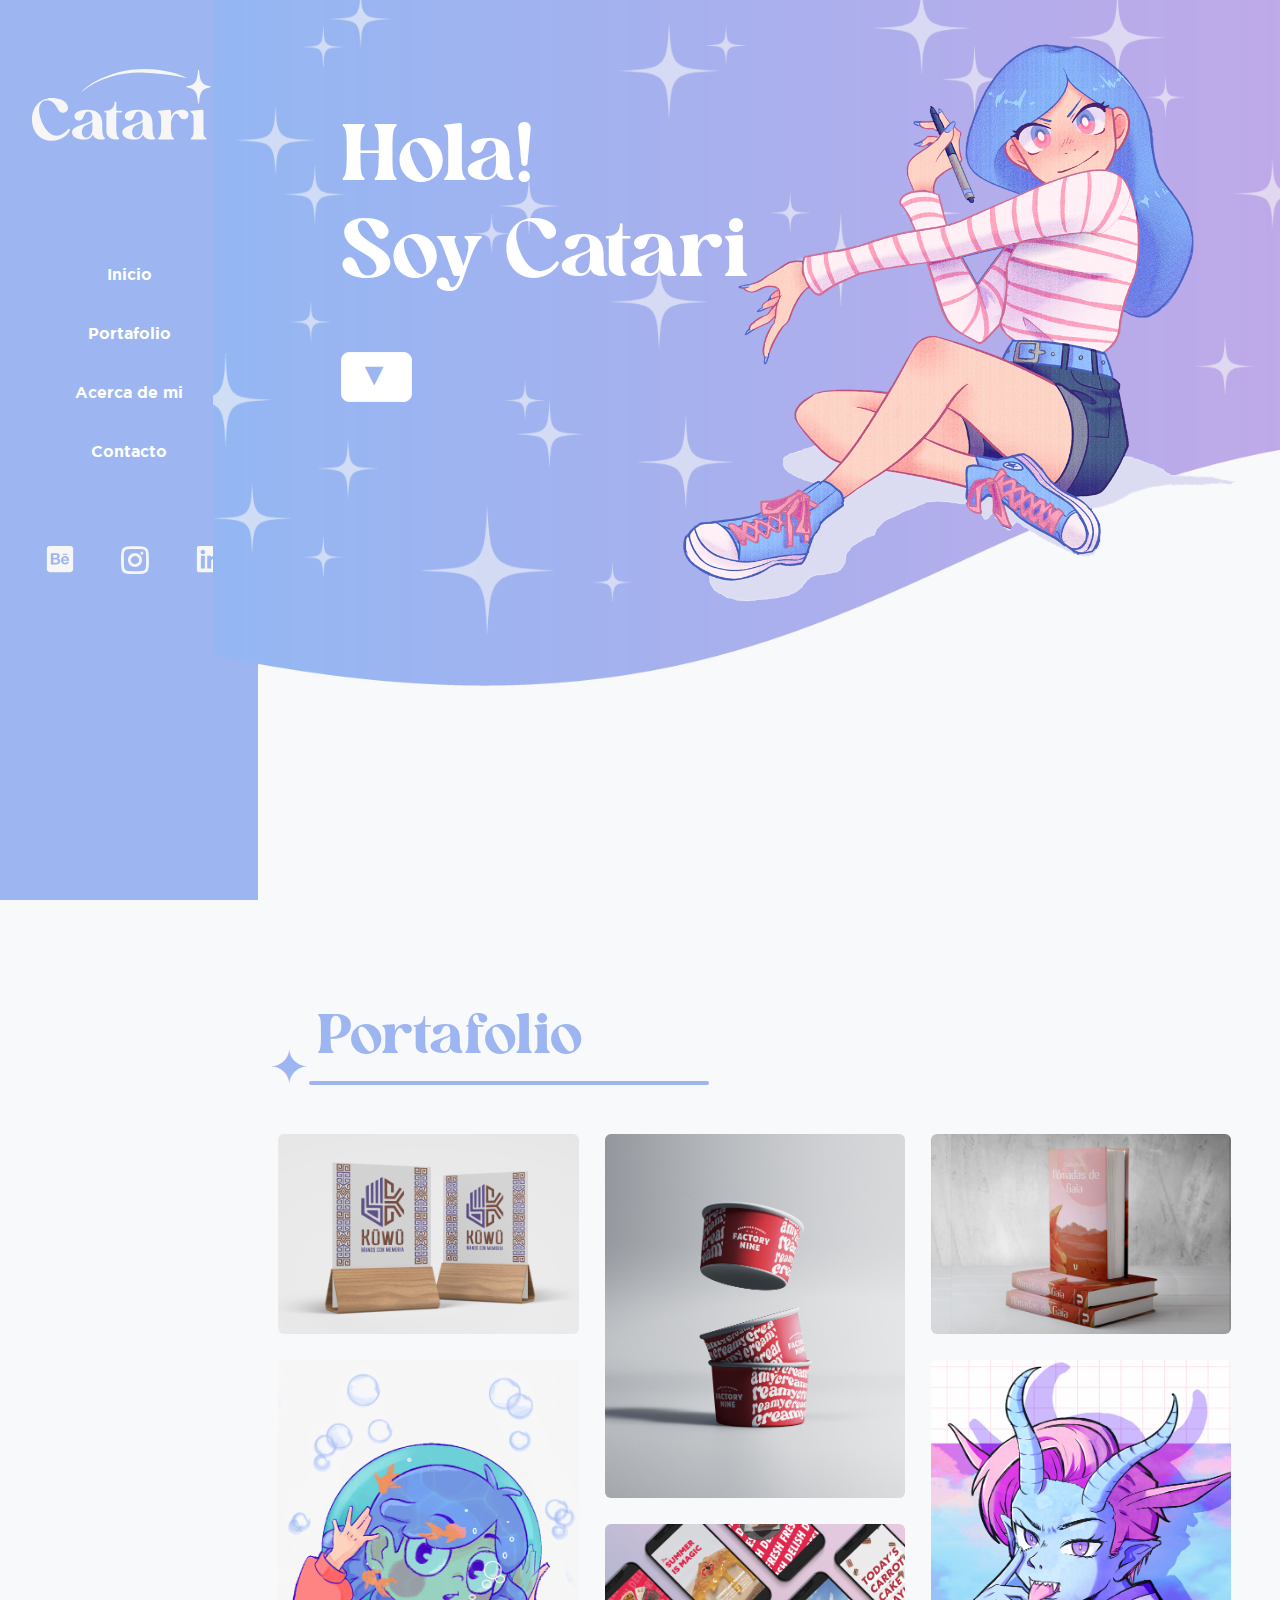
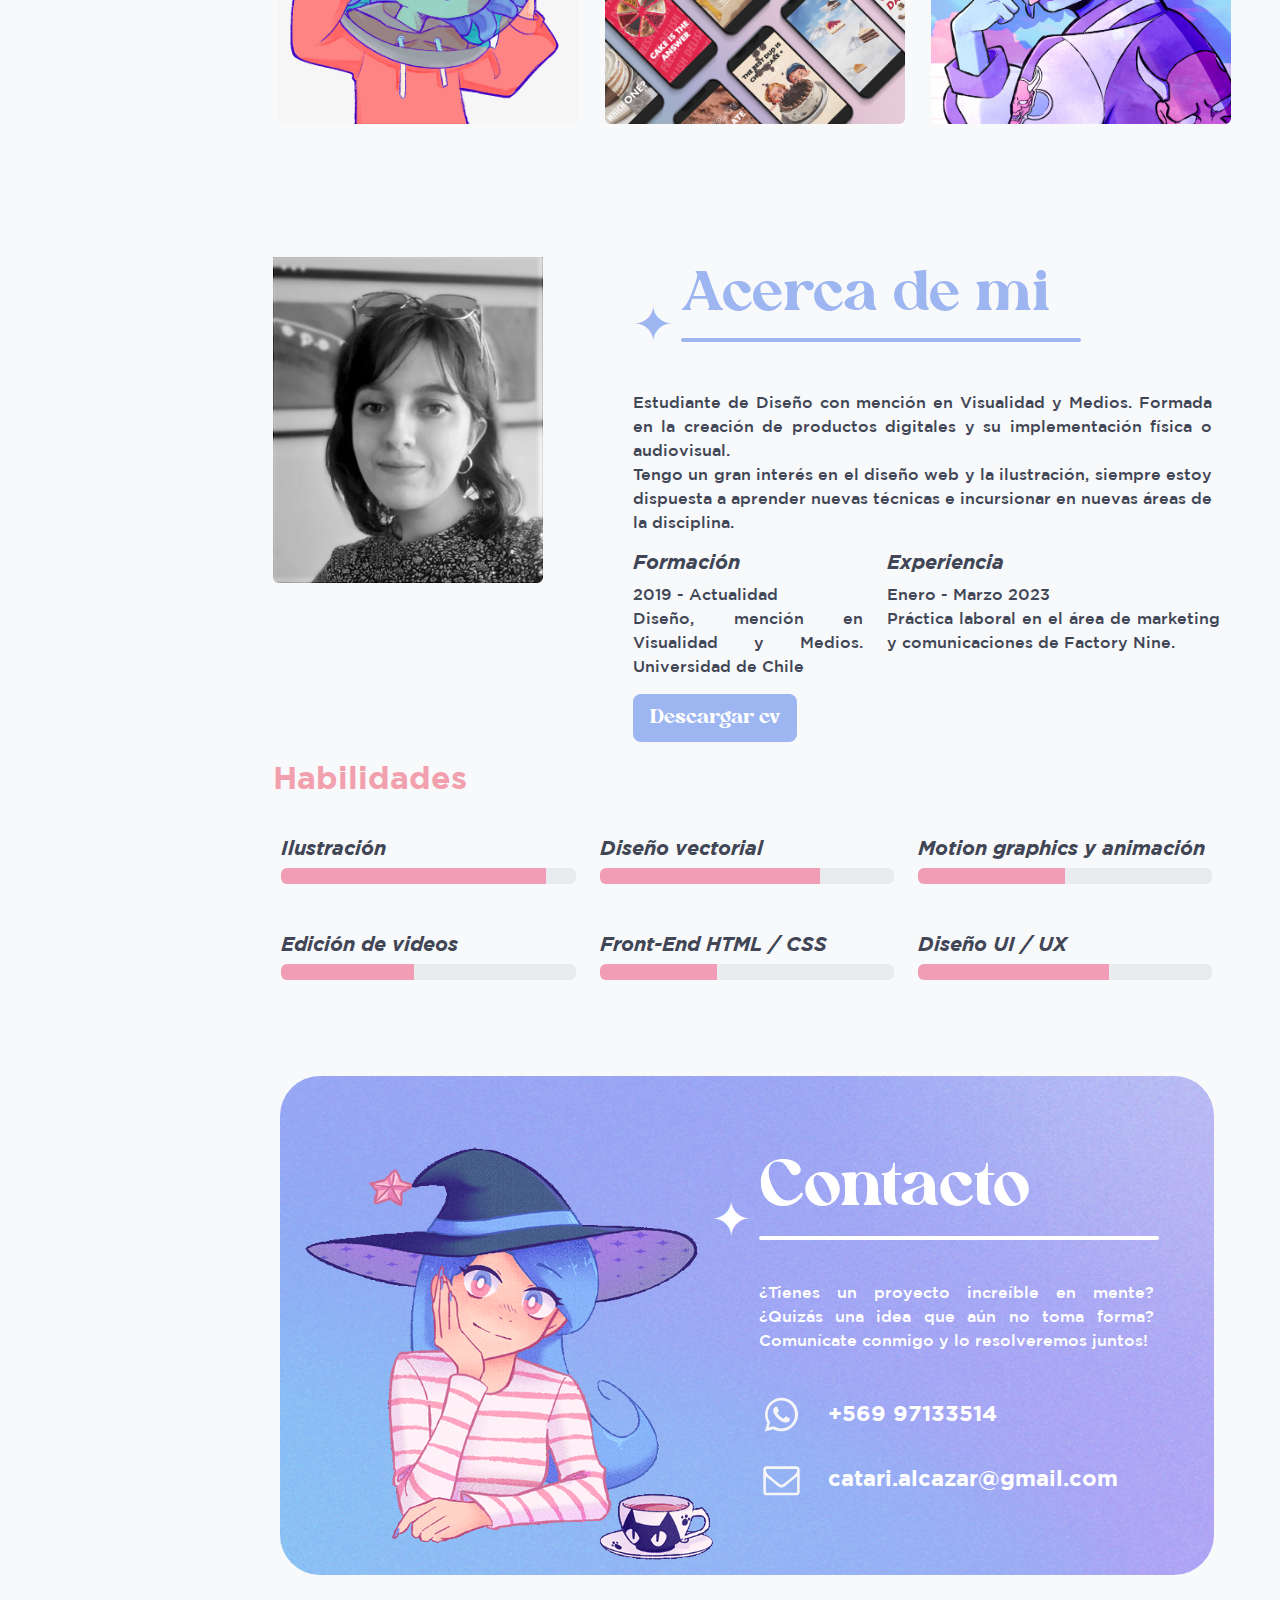
<file: index.html>
<!DOCTYPE html>
<html lang="es">
    <head>
        <meta charset="utf-8" />
        <meta name="viewport" content="width=device-width, initial-scale=1.0" />
        <title>Catalina Rivera | Portafolio</title>
        <link rel="shortcut icon" type="image/x-icon" href="img/faviconb.ico" />
        <link rel="stylesheet" href="https://cdn.jsdelivr.net/npm/bootstrap@5.0.0/dist/css/bootstrap.min.css" />
        <link href="styles.css" rel="stylesheet" type="text/css" />
    </head>
    <body class="bg-light">
        <div class="hidepc">
            <div class="container text-center">
                <h4>Hola! Para ir al sitio en dispositivos móbiles</h4>
                <img src="img/imgmobile.png" alt="mobile-img" style="width: 50%;" />
                <a class="cv-btn btn btn-outline-light btn-lg" href="mobile.html">✦ Ingresa aquí ✦</a>
            </div>
        </div>
        <main>
            <div class="row w-100 m-0">
                <!-- Navegador -->
                <div class="col-2 px-0">
                    <nav class="w-auto navbar navbar-expand-lg navbar-light flex-column position-fixed">
                        <div class="navbar-links">
                            <a class="navbar-brand px-3 pt-5" href="index.html"><img src="img/Logo.svg" alt="Logo" title="Logo" height="100" class="d-block mx-auto" /></a>
                            <ul class="navbar-nav flex-column pt-5 mt-5 text-center">
                                <li class="nav-item">
                                    <a class="nav-link text-white" href="#">Inicio</a>
                                </li>
                                <li class="nav-item mt-4">
                                    <a class="nav-link text-white" href="#portafolio">Portafolio</a>
                                </li>
                                <li class="nav-item mt-4">
                                    <a class="nav-link text-white" href="#acerca-de-mi">Acerca de mi</a>
                                </li>
                                <li class="nav-item mt-4">
                                    <a class="nav-link text-white" href="#contacto">Contacto</a>
                                </li>
                            </ul>
                            <div class="container contact-icons mt-5">
                                <div class="row py-4 justify-content-center">
                                    <span class="col-2 mx-auto mx-lg-3">
                                        <a href="https://www.behance.net/catarialcazar">
                                            <img src="Recursos/icons/behance.svg" height="30px" width="30px" />
                                        </a>
                                    </span>
                                    <span class="col-2 mx-auto mx-lg-3">
                                        <a href="https://www.instagram.com/meltinaut/">
                                            <img src="Recursos/icons/instagram.svg" height="30px" width="30px" />
                                        </a>
                                    </span>
                                    <span class="col-2 mx-auto mx-lg-3">
                                        <a href="https://www.linkedin.com/in/catarialcazar/">
                                            <img src="Recursos/icons/linkedin.svg" height="30px" width="30px" />
                                        </a>
                                    </span>
                                </div>
                            </div>
                        </div>
                    </nav>
                </div>
                <div class="col-10 p-0">
                    <!-- Header -->
                    <header class="header-container position-relative overflow-hidden">
                        <div class="banner-effect ms-5">
                            <img src="img/slide1.png" alt="banner-image" class="p_img" />
                            <h2 class="display-1 text-white">
                                Hola!<br />
                                Soy <span class="inline">Catari</span>
                            </h2>
                            <a class="page-scroll btn btn-outline-light btn-lg py-0" href="#portafolio">▼</a>
                        </div>
                    </header>

                    <!-- Portafolio -->
                    <div class="container px-5 mb-5">
                        <h2 class="bullet-custom"></h2>
                        <h2 class="display-4 mt-5 ms-5 ps-2">Portafolio</h2>
                        <hr />
                        <div id="portafolio" class="row ps-3">
                            <div class="col-lg-4 col-md-12 mb-4 mb-lg-0">
                                <div class="transition mb-4">
                                    <div class="btn p-0 position-relative" data-bs-toggle="modal" data-bs-target="#modal-trabajo-1">
                                        <img src="img/cover1.png" class="w-100 shadow-1-strong rounded" />
                                        <div class="overlay-transition">
                                            <div class="overlay-inner-transition">
                                                <h5 class="mb-0 text-white">Küwü</h5>
                                                <p>Branding/Diseño de marca</p>
                                            </div>
                                        </div>
                                    </div>
                                </div>

                                <div class="transition mb-4">
                                    <div class="btn p-0 position-relative" data-bs-toggle="modal" data-bs-target="#modal-trabajo-2">
                                        <img src="img/cover2.png" class="w-100 shadow-1-strong rounded" />
                                        <div class="overlay-transition">
                                            <div class="overlay-inner-transition">
                                                <h5 class="mb-0 text-white">La Pecera</h5>
                                                <p>Cómic animado</p>
                                            </div>
                                        </div>
                                    </div>
                                </div>
                            </div>

                            <div class="col-lg-4 mb-4 mb-lg-0">
                                <div class="transition mb-4">
                                    <div class="btn p-0 position-relative" data-bs-toggle="modal" data-bs-target="#modal-trabajo-3">
                                        <img src="img/cover3.png" class="w-100 shadow-1-strong rounded" />
                                        <div class="overlay-transition">
                                            <div class="overlay-inner-transition">
                                                <h5 class="mb-0 text-white">Factory Nine</h5>
                                                <p>Diseño de packaging</p>
                                            </div>
                                        </div>
                                    </div>
                                </div>

                                <div class="transition mb-4">
                                    <div class="btn p-0 position-relative" data-bs-toggle="modal" data-bs-target="#modal-trabajo-4">
                                        <img src="img/cover4.png" class="w-100 shadow-1-strong rounded" />
                                        <div class="overlay-transition">
                                            <div class="overlay-inner-transition">
                                                <h5 class="mb-0 text-white">Factory Nine</h5>
                                                <p>Motion graphics y redes sociales</p>
                                            </div>
                                        </div>
                                    </div>
                                </div>
                            </div>

                            <div class="col-lg-4 mb-4 mb-lg-0">
                                <div class="transition mb-4">
                                    <div class="btn p-0 position-relative" data-bs-toggle="modal" data-bs-target="#modal-trabajo-5">
                                        <img src="img/cover5.jpg" class="w-100 shadow-1-strong rounded" />
                                        <div class="overlay-transition">
                                            <div class="overlay-inner-transition">
                                                <h5 class="mb-0 text-white">Proyecto editorial</h5>
                                                <p>e infografías</p>
                                            </div>
                                        </div>
                                    </div>
                                </div>

                                <div class="transition mb-4">
                                    <div class="btn p-0 position-relative" data-bs-toggle="modal" data-bs-target="#modal-trabajo-6">
                                        <img src="img/cover6.png" class="w-100 shadow-1-strong rounded" />
                                        <div class="overlay-transition">
                                            <div class="overlay-inner-transition">
                                                <h5 class="mb-0 text-white">Ilustraciones</h5>
                                                <p>y proyectos personales</p>
                                            </div>
                                        </div>
                                    </div>
                                </div>
                            </div>
                        </div>
                    </div>

                    <!-- Acerca de mi -->
                    <section id="acerca-de-mi" class="px-5 mb-5 pt-0">
                        <div class="container">
                            <div class="row">
                                <div class="col-md-4">
                                    <img src="img/foto-perfil.png" alt="Foto de perfil" class="img-fluid rounded" />
                                </div>
                                <div class="col-md-8 ps-5">
                                    <h2 class="bullet-custom2"></h2>
                                    <h2 class="display-4 ps-5">Acerca de mi</h2>
                                    <hr />
                                    <p class="pe-2">
                                        Estudiante de Diseño con mención en Visualidad y Medios. Formada en la creación de productos digitales y su implementación física o audiovisual.
                                        <br />
                                        Tengo un gran interés en el diseño web y la ilustración, siempre estoy dispuesta a aprender nuevas técnicas e incursionar en nuevas áreas de la disciplina.
                                    </p>
                                    <div class="row">
                                        <div class="col-md-5">
                                            <h5>Formación</h5>
                                            <p>
                                                2019 - Actualidad<br />
                                                Diseño, mención en Visualidad y Medios. Universidad de Chile
                                            </p>
                                        </div>
                                        <div class="col-md-7">
                                            <h5>Experiencia</h5>
                                            <p>
                                                Enero - Marzo 2023<br />
                                                Práctica laboral en el área de marketing y comunicaciones de Factory Nine.
                                            </p>
                                        </div>
                                    </div>
                                    <a class="cv-btn btn btn-lg" href="https://drive.google.com/uc?id=1ZjYG-HE2yk3yguzN9bn10FJ-uehwnJP6&export=download">Descargar cv</a>
                                </div>
                            </div>
                            <h4 class="mt-3">Habilidades</h4>
                            <div class="row my-3 px-2" id="skills2">
                                <div class="col-4">
                                    <h5>Ilustración</h5>
                                    <div class="progress">
                                        <div class="progress-bar" role="progressbar" aria-valuenow="0" aria-valuemin="0" aria-valuemax="100" style="width: 90%;">
                                            <span id="current-progress"></span>
                                        </div>
                                    </div>
                                </div>
                                <div class="col-4">
                                    <h5>Diseño vectorial</h5>
                                    <div class="progress">
                                        <div class="progress-bar" role="progressbar" aria-valuenow="0" aria-valuemin="0" aria-valuemax="100" style="width: 75%;">
                                            <span id="current-progress"></span>
                                        </div>
                                    </div>
                                </div>
                                <div class="col-4">
                                    <h5>Motion graphics y animación</h5>
                                    <div class="progress">
                                        <div class="progress-bar" role="progressbar" aria-valuenow="0" aria-valuemin="0" aria-valuemax="100" style="width: 50%;">
                                            <span id="current-progress"></span>
                                        </div>
                                    </div>
                                </div>
                                <div class="col-4 my-5">
                                    <h5>Edición de videos</h5>
                                    <div class="progress">
                                        <div class="progress-bar" role="progressbar" aria-valuenow="0" aria-valuemin="0" aria-valuemax="100" style="width: 45%;">
                                            <span id="current-progress"></span>
                                        </div>
                                    </div>
                                </div>
                                <div class="col-4 my-5">
                                    <h5>Front-End HTML / CSS</h5>
                                    <div class="progress">
                                        <div class="progress-bar" role="progressbar" aria-valuenow="0" aria-valuemin="0" aria-valuemax="100" style="width: 40%;">
                                            <span id="current-progress"></span>
                                        </div>
                                    </div>
                                </div>
                                <div class="col-4 my-5">
                                    <h5>Diseño UI / UX</h5>
                                    <div class="progress">
                                        <div class="progress-bar" role="progressbar" aria-valuenow="0" aria-valuemin="0" aria-valuemax="100" style="width: 65%;">
                                            <span id="current-progress"></span>
                                        </div>
                                    </div>
                                </div>
                            </div>
                        </div>
                    </section>

                    <!-- Contacto -->
                    <section class="text-white mb-5 px-4" id="contacto">
                        <div class="col-md-11 bg-custom">
                            <div class="container">
                                <div class="row">
                                    <div class="col-lg-6 pt-5">
                                        <img src="img/foto-footer.gif" class="d-block img-fluid p-1" />
                                    </div>
                                    <div class="col-lg-6">
                                        <div class="col-12 my-auto">
                                            <h2 class="bullet-custom3"></h2>
                                            <h1 class="display-3 pt-3">Contacto</h1>
                                            <hr id="hr2" />
                                            <div class="justify-content-center pe-5">
                                                <p>¿Tienes un proyecto increíble en mente? ¿Quizás una idea que aún no toma forma? Comunícate conmigo y lo resolveremos juntos!</p>
                                                <br />
                                                <a class="row" href="https://api.whatsapp.com/send/?phone=%2B56997133514&text=Hola%21%20Vengo%20de%20tu%20portafolio&app_absent=0">
                                                    <img class="col-2" src="Recursos/icons/whatsapp.svg" height="45px" width="50px" />
                                                    <h6 class="col pt-2">+569 97133514</h6>
                                                </a>
                                                <a class="row mt-4" href="mailto:catyrivera2000@gmail.com?subject=Acerca%20de%20tu%20portafolio">
                                                    <img class="col-2" src="Recursos/icons/envelope.svg" height="37px" width="50px" />
                                                    <h6 class="col pt-1">catari.alcazar@gmail.com</h6>
                                                </a>
                                            </div>
                                        </div>
                                    </div>
                                </div>
                            </div>
                        </div>
                    </section>
                </div>
            </div>
            <!-- Modal para los trabajos -->
            <div class="modal fade" id="modal-trabajo-1" tabindex="-1" aria-labelledby="modal-trabajo-1-label" aria-hidden="true">
                <div class="modal-dialog modal-lg">
                    <div class="modal-content">
                        <div class="modal-header">
                            <h4 class="modal-title display-6" id="modal-trabajo-1-label">Küwü - Manos con memoria</h4>
                            <button type="button" class="btn-close" data-bs-dismiss="modal" aria-label="Close"></button>
                        </div>
                        <div class="container modal-body p-5">
                            <div class="row">
                                <div class="col-md-6">
                                    <img src="img/cover1.png" class="img-fluid" alt="Trabajo 1" />
                                </div>
                                <div class="col-md-6">
                                    <h5 class="my-1 text-muted">Proyecto editorial universitario</h5>

                                    <p class="text">
                                        Trabajo desarrollado a partir de la marca de alfarería nativa mapuche Küwü (ex Antü). A partir de los requerimientos expuestos por la emprendedora, se desarrolla una propuesta de identidad de marca. A
                                        continuación se muestran las piezas del proyecto en las que se tuvo mayor incidencia.
                                    </p>
                                </div>
                            </div>
                            <h5 class="my-4 text-muted">Imágenes del proyecto</h5>

                            <div class="mb-3">
                                <img src="img/001.png" class="img-fluid" alt="Trabajo 1 Imagen 1" />
                            </div>
                            <div class="mb-3">
                                <img src="img/002.png" class="img-fluid" alt="Trabajo 1 Imagen 2" />
                            </div>
                        </div>
                    </div>
                </div>
            </div>

            <div class="modal fade" id="modal-trabajo-2" tabindex="-1" aria-labelledby="modal-trabajo-2-label" aria-hidden="true">
                <div class="modal-dialog modal-lg">
                    <div class="modal-content">
                        <div class="modal-header">
                            <h4 class="modal-title display-6" id="modal-trabajo-2-label">La Pecera</h4>
                            <button type="button" class="btn-close" data-bs-dismiss="modal" aria-label="Close"></button>
                        </div>
                        <div class="container modal-body p-5">
                            <div class="row">
                                <div class="col-md-6">
                                    <video width="100%" autoplay muted loop>
                                        <source src="img/003.mp4" type="video/mp4" />
                                        Your browser does not support the video tag.
                                    </video>
                                </div>
                                <div class="col-md-6">
                                    <h5 class="my-1 text-muted">Proyecto de cómic universitario</h5>

                                    <p class="text">
                                        Trabajo desarrollado a partir de los conceptos de ficción y no-ficción, a través de los que se buscó expresar la perspectiva personal de lo vivido durante el 2020 en pandemia, representado en un cómic
                                        con elementos animados.
                                    </p>
                                </div>
                            </div>
                            <h5 class="my-4 text-muted">Imágenes del proyecto</h5>

                            <div class="mb-3">
                                <video width="100%" autoplay muted loop>
                                    <source src="img/004.mp4" type="video/mp4" />
                                    Your browser does not support the video tag.
                                </video>
                            </div>
                            <div class="mb-3">
                                <video width="100%" autoplay muted loop>
                                    <source src="img/005.mp4" type="video/mp4" />
                                    Your browser does not support the video tag.
                                </video>
                            </div>
                            <div class="mb-3">
                                <video width="100%" autoplay muted loop>
                                    <source src="img/006.mp4" type="video/mp4" />
                                    Your browser does not support the video tag.
                                </video>
                            </div>
                            <div class="mb-3">
                                <img src="img/007.png" class="img-fluid" alt="Trabajo 1 Imagen 2" />
                            </div>
                        </div>
                    </div>
                </div>
            </div>

            <div class="modal fade" id="modal-trabajo-3" tabindex="-1" aria-labelledby="modal-trabajo-3-label" aria-hidden="true">
                <div class="modal-dialog modal-lg">
                    <div class="modal-content">
                        <div class="modal-header">
                            <h4 class="modal-title display-6" id="modal-trabajo-3-label">Práctica en Factory Nine</h4>
                            <button type="button" class="btn-close" data-bs-dismiss="modal" aria-label="Close"></button>
                        </div>
                        <div class="container modal-body p-5">
                            <div class="row">
                                <div class="col-md-6">
                                    <video width="100%" autoplay muted loop>
                                        <source src="img/008.mp4" type="video/mp4" />
                                        Your browser does not support the video tag.
                                    </video>
                                </div>
                                <div class="col-md-6">
                                    <h5 class="my-1 text-muted">Rediseños de packaging</h5>

                                    <p class="text">
                                        Trabajos desarrollados durante mi práctica laboral en el área de marketing y comunicaciones de Factory Nine. Se me encargó rediseños para packaging de helados/postres, stickers para sellar productos o
                                        distinguir el producto en casos festivos, y el diseño de bolsas de papel parte de un convenio con Rappi. Se espera que en un futuro cercano estos packaging inicien su circulación.
                                    </p>
                                </div>
                            </div>
                            <h5 class="my-4 text-muted">Imágenes del proyecto</h5>

                            <div class="mb-3">
                                <img src="img/010.png" class="img-fluid" alt="Trabajo 1 Imagen 1" />
                            </div>
                            <div class="mb-3">
                                <img src="img/009.png" class="img-fluid" alt="Trabajo 1 Imagen 1" />
                            </div>
                        </div>
                    </div>
                </div>
            </div>

            <div class="modal fade" id="modal-trabajo-4" tabindex="-1" aria-labelledby="modal-trabajo-4-label" aria-hidden="true">
                <div class="modal-dialog modal-lg">
                    <div class="modal-content">
                        <div class="modal-header">
                            <h4 class="modal-title display-6" id="modal-trabajo-4-label">Práctica en Factory Nine</h4>
                            <button type="button" class="btn-close" data-bs-dismiss="modal" aria-label="Close"></button>
                        </div>
                        <div class="container modal-body p-5">
                            <div class="row">
                                <div class="col-md-6">
                                    <img src="img/cover4.png" class="img-fluid" alt="Trabajo 1 Imagen 1" />
                                </div>
                                <div class="col-md-6">
                                    <h5 class="my-1 text-muted">Motion graphics y redes sociales</h5>

                                    <p class="text">
                                        Trabajos desarrollados durante mi práctica laboral en el área de marketing y comunicaciones de Factory Nine. Se me encargó el desarrollo de contenido gráfico para redes sociales, con un enfásis en
                                        videos, animación y motion graphics; además de crear una cortina con el logo de la empresa animado, para ser colocado al final de futuros videos, publicidad o comunicados. <br />
                                        A continuación se encuentra un video compilatorio de los trabajos destacados.
                                    </p>
                                </div>
                            </div>
                            <h5 class="my-4 text-muted">Video del proyecto</h5>

                            <div class="mb-3">
                                <div class="container col-12 ratio ratio-16x9">
                                    <iframe src="https://drive.google.com/file/d/1t39yCwUgyTmv0RSAk0nbfWg_qdiB8z0e/preview" allow="autoplay" allowfullscreen></iframe>
                                </div>
                            </div>
                        </div>
                    </div>
                </div>
            </div>

            <div class="modal fade" id="modal-trabajo-5" tabindex="-1" aria-labelledby="modal-trabajo-5-label" aria-hidden="true">
                <div class="modal-dialog modal-lg">
                    <div class="modal-content">
                        <div class="modal-header">
                            <h4 class="modal-title display-6" id="modal-trabajo-5-label">Otros proyectos destacados</h4>
                            <button type="button" class="btn-close" data-bs-dismiss="modal" aria-label="Close"></button>
                        </div>
                        <div class="container modal-body p-5">
                            <div class="row">
                                <div class="col-md-6">
                                    <img src="img/cover5.jpg" class="img-fluid" alt="Trabajo 1" />
                                </div>
                                <div class="col-md-6">
                                    <h5 class="my-1 text-muted">Proyecto editorial universitario</h5>

                                    <p class="text">
                                        Trabajo desarrollado a partir del concepto de “proyección”. Se ideó una trama/concepto de ciencia ficción, imaginando un futuro lejano pero no imposible, en que la humanidad se ve obligada a abandonar
                                        su hogar, ahora inhabitable, para adentrarse en lo desconocido. A partir de esto se desarrolló un esbozo del diseño editorial e ilustraciones que tendría este hipotético libro.
                                    </p>
                                </div>
                            </div>
                            <h5 class="my-4 text-muted">Imágenes del proyecto</h5>
                            <div class="mb-3">
                                <img src="img/012.png" class="img-fluid" alt="Trabajo 1 Imagen 1" />
                            </div>
                            <div class="mb-3">
                                <img src="img/013.png" class="img-fluid" alt="Trabajo 1 Imagen 1" />
                            </div>
                            <h5 class="my-4 text-muted">infografías</h5>
                            <div class="mb-3">
                                <img src="img/015.jpg" class="img-fluid" alt="Trabajo 1 Imagen 2" />
                            </div>
                            <div class="mb-3">
                                <img src="img/016.png" class="img-fluid" alt="Trabajo 1 Imagen 2" />
                            </div>
                        </div>
                    </div>
                </div>
            </div>

            <div class="modal fade" id="modal-trabajo-6" tabindex="-1" aria-labelledby="modal-trabajo-6-label" aria-hidden="true">
                <div class="modal-dialog modal-lg">
                    <div class="modal-content">
                        <div class="modal-header">
                            <h4 class="modal-title display-6" id="modal-trabajo-6-label">Ilustraciones y más</h4>
                            <button type="button" class="btn-close" data-bs-dismiss="modal" aria-label="Close"></button>
                        </div>
                        <div class="container modal-body p-5">
                            <div class="row">
                                <div class="col-md-6">
                                    <video width="100%" autoplay muted loop>
                                        <source src="img/017.mp4" type="video/mp4" />
                                        Your browser does not support the video tag.
                                    </video>
                                </div>
                                <div class="col-md-6">
                                    <p class="text">
                                        Trabajos desarrollados durante mi tiempo libre, con conceptos y personajes propios. Varían desde trabajos universitarios como diseño de personajes, algunas ilustraciones análogas y digitales, y un par
                                        de ejemplos de mis proyectos personales, que consisten principalmente de extractos de videos musicales reimaginados y reanimados con mis personajes.
                                    </p>
                                </div>
                            </div>
                            <h5 class="my-4 text-muted">Imágenes del proyecto</h5>
                            <div class="mb-3">
                                <img src="img/019.png" class="img-fluid" alt="Trabajo 1 Imagen 2" />
                            </div>
                            <div class="mb-3">
                                <img src="img/018.jpg" class="img-fluid" alt="Trabajo 1 Imagen 2" />
                            </div>
                            <div class="mb-3">
                                <img src="img/020.png" class="img-fluid" alt="Trabajo 1 Imagen 2" />
                            </div>
                            <div class="mb-3">
                                <img src="img/022.png" class="img-fluid" alt="Trabajo 1 Imagen 2" />
                            </div>
                            <div class="mb-3">
                                <div class="container col-12 ratio ratio-16x9">
                                    <iframe src="https://drive.google.com/file/d/17O5859XUB6R3ffR7wSGOPlQOO7heVIp6/preview" allow="autoplay" allowfullscreen></iframe>
                                </div>
                            </div>
                            <div class="mb-3">
                                <div class="container col-12 ratio ratio-16x9">
                                    <iframe src="https://drive.google.com/file/d/1EqAM3IgO2qhwOR9n1rZfqKi3NkHud9KW/preview" allow="autoplay" allowfullscreen></iframe>
                                </div>
                            </div>
                        </div>
                    </div>
                </div>
            </div>
        </main>
        <script src="scripts.js"></script>
        <script src="https://cdn.jsdelivr.net/npm/bootstrap@5.3.0-alpha3/dist/js/bootstrap.bundle.min.js" integrity="sha384-ENjdO4Dr2bkBIFxQpeoTz1HIcje39Wm4jDKdf19U8gI4ddQ3GYNS7NTKfAdVQSZe" crossorigin="anonymous"></script>
    </body>
</html>
</file>
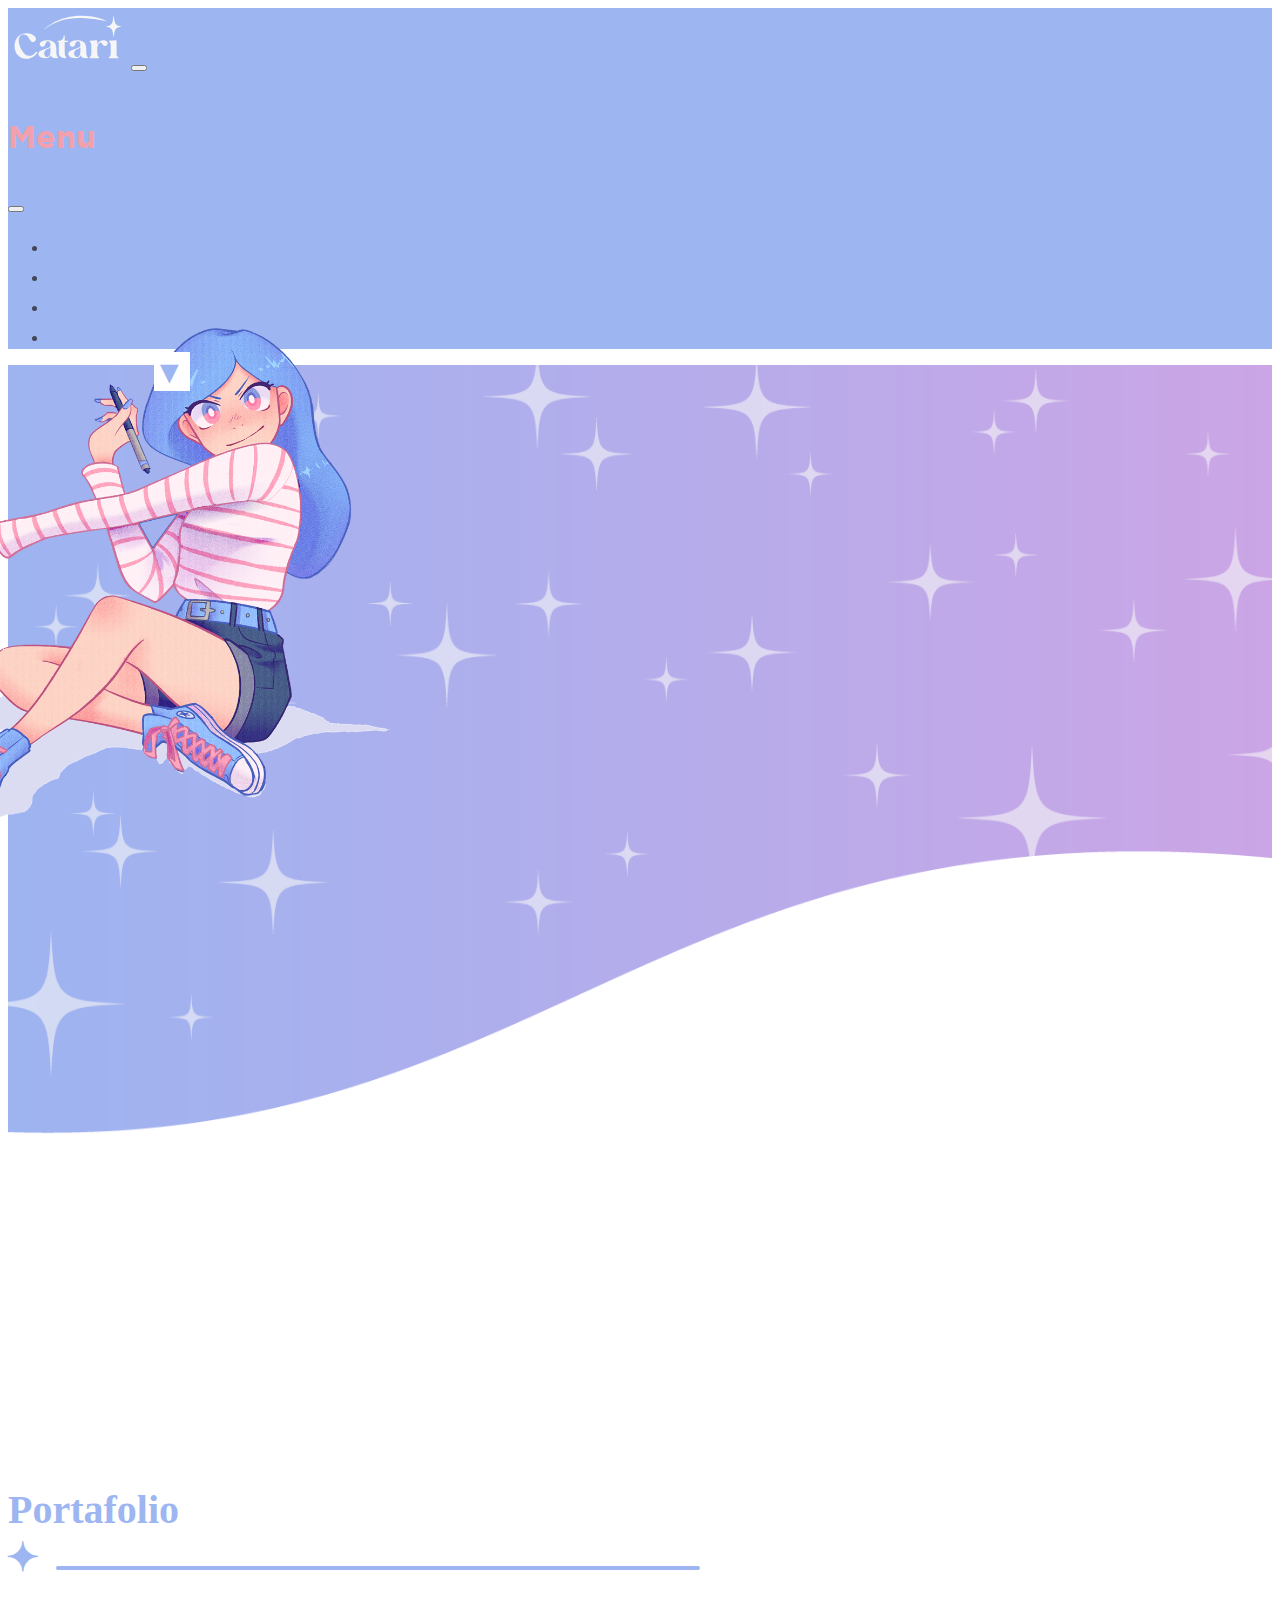
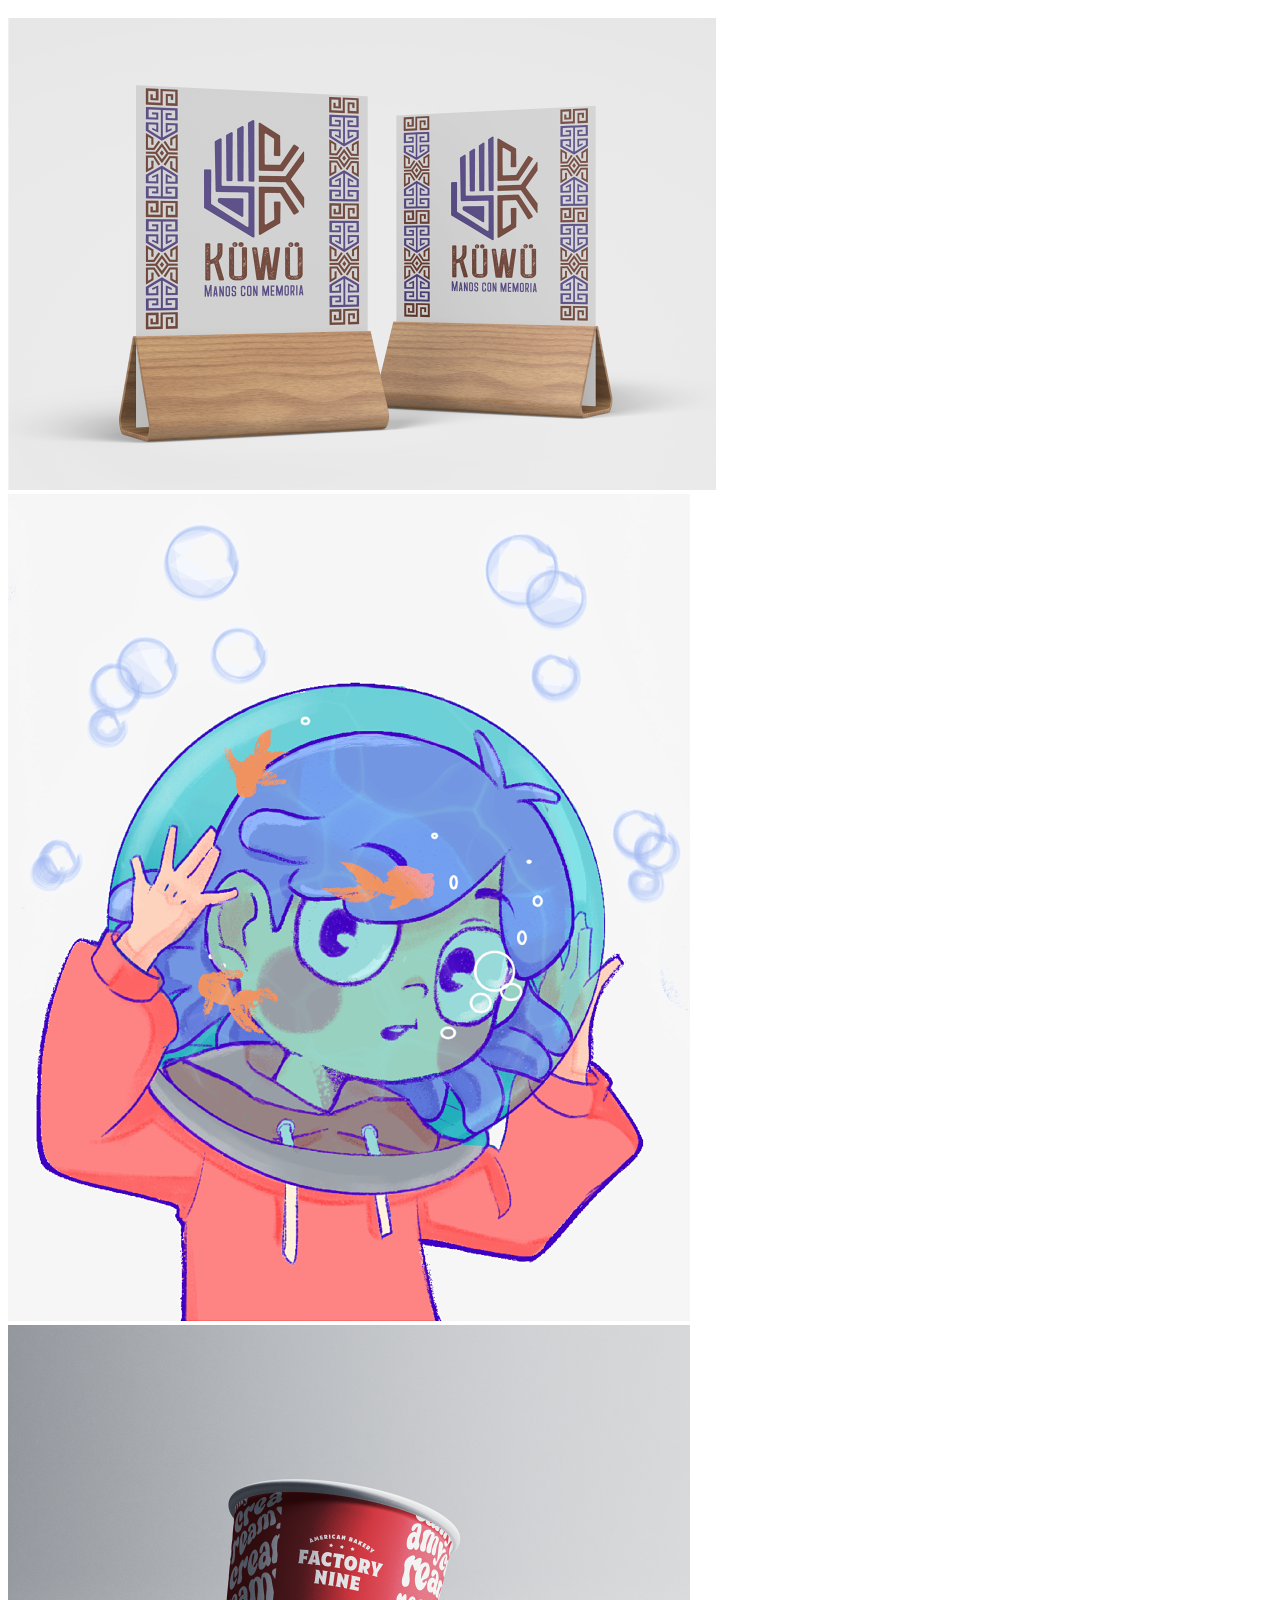
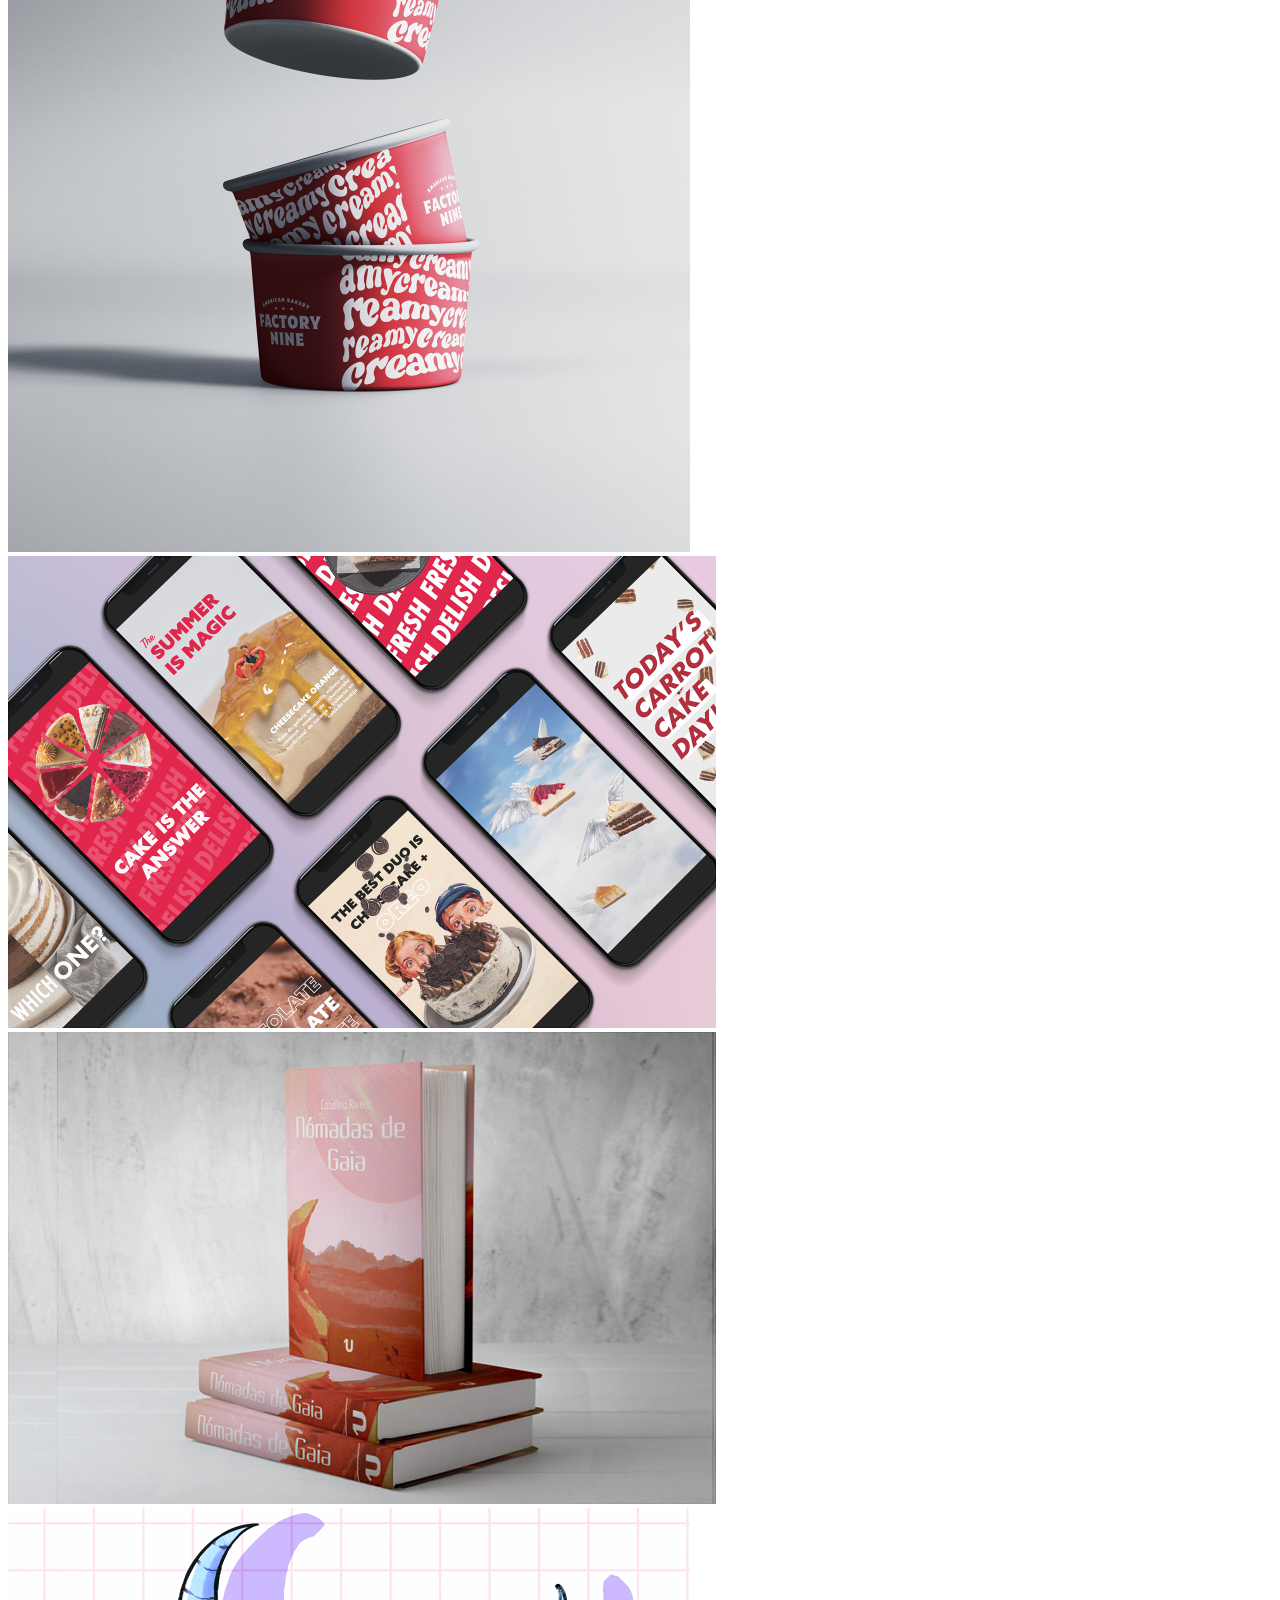
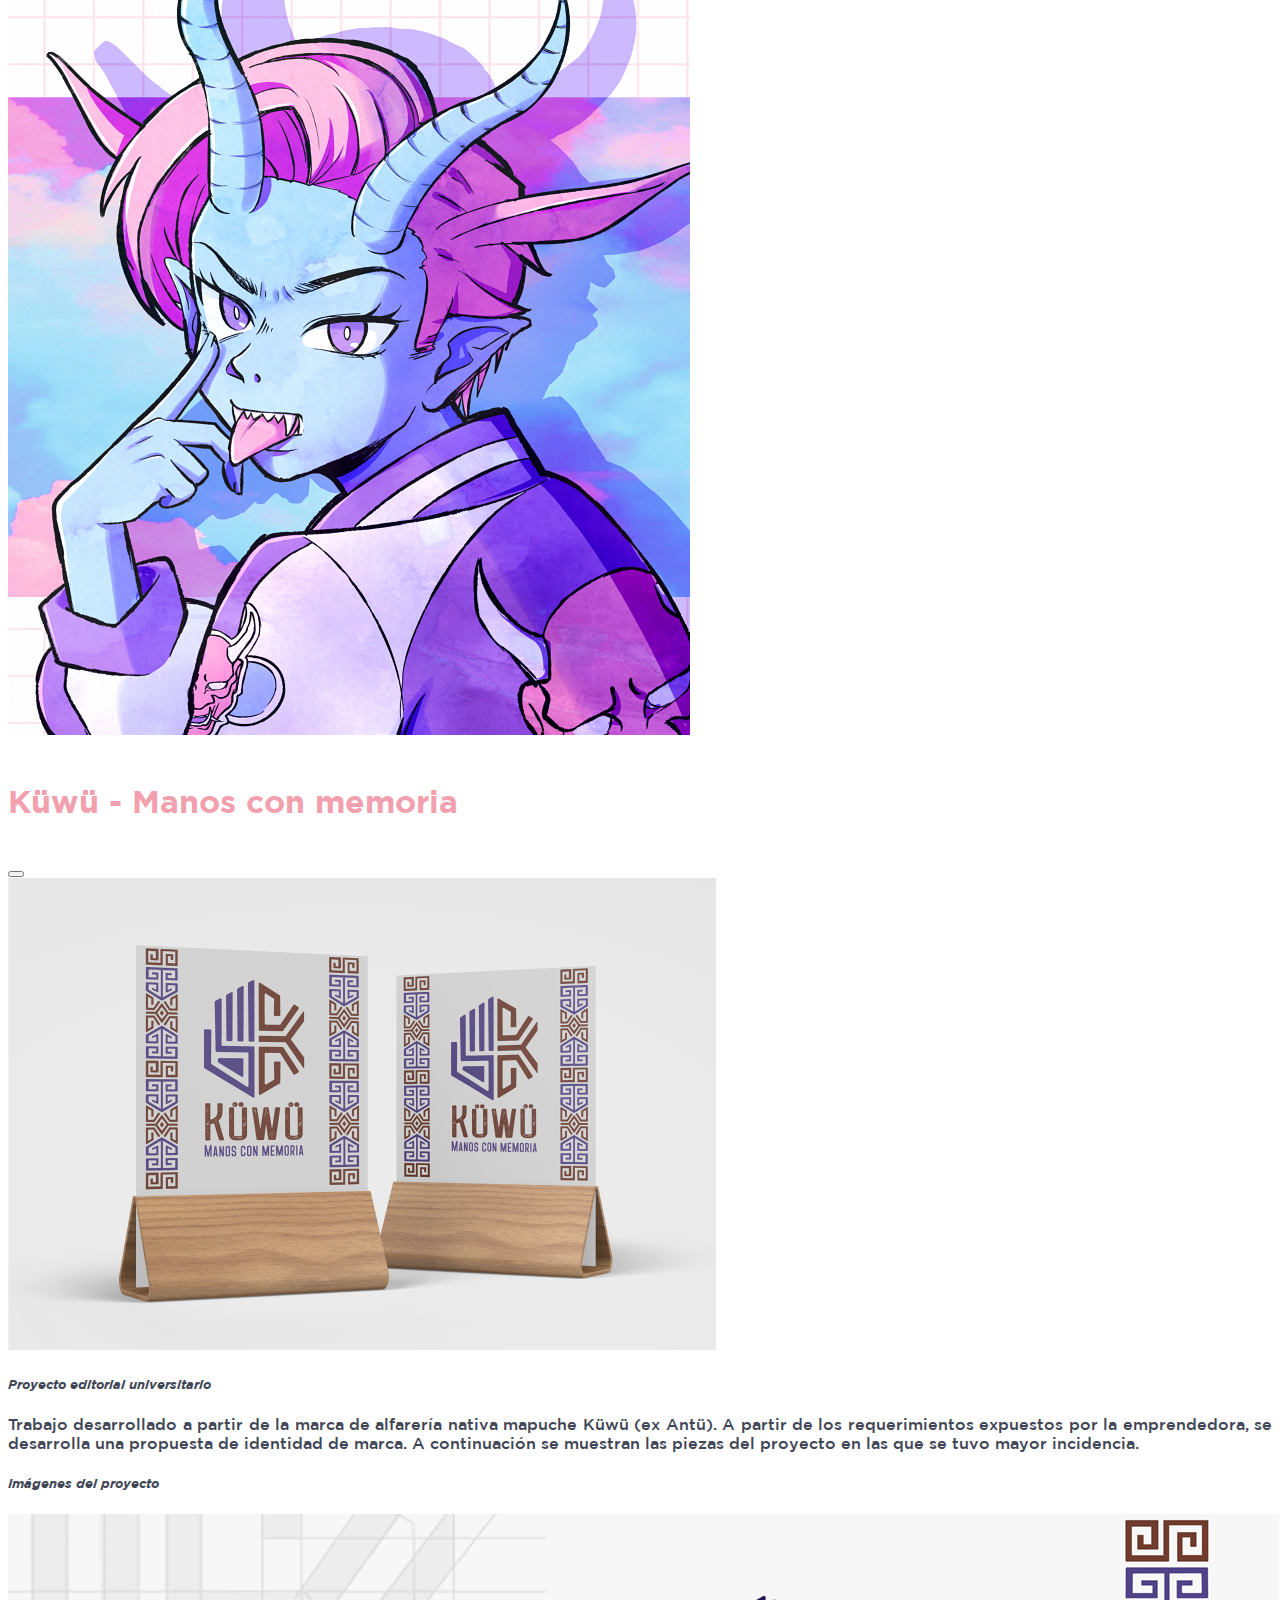
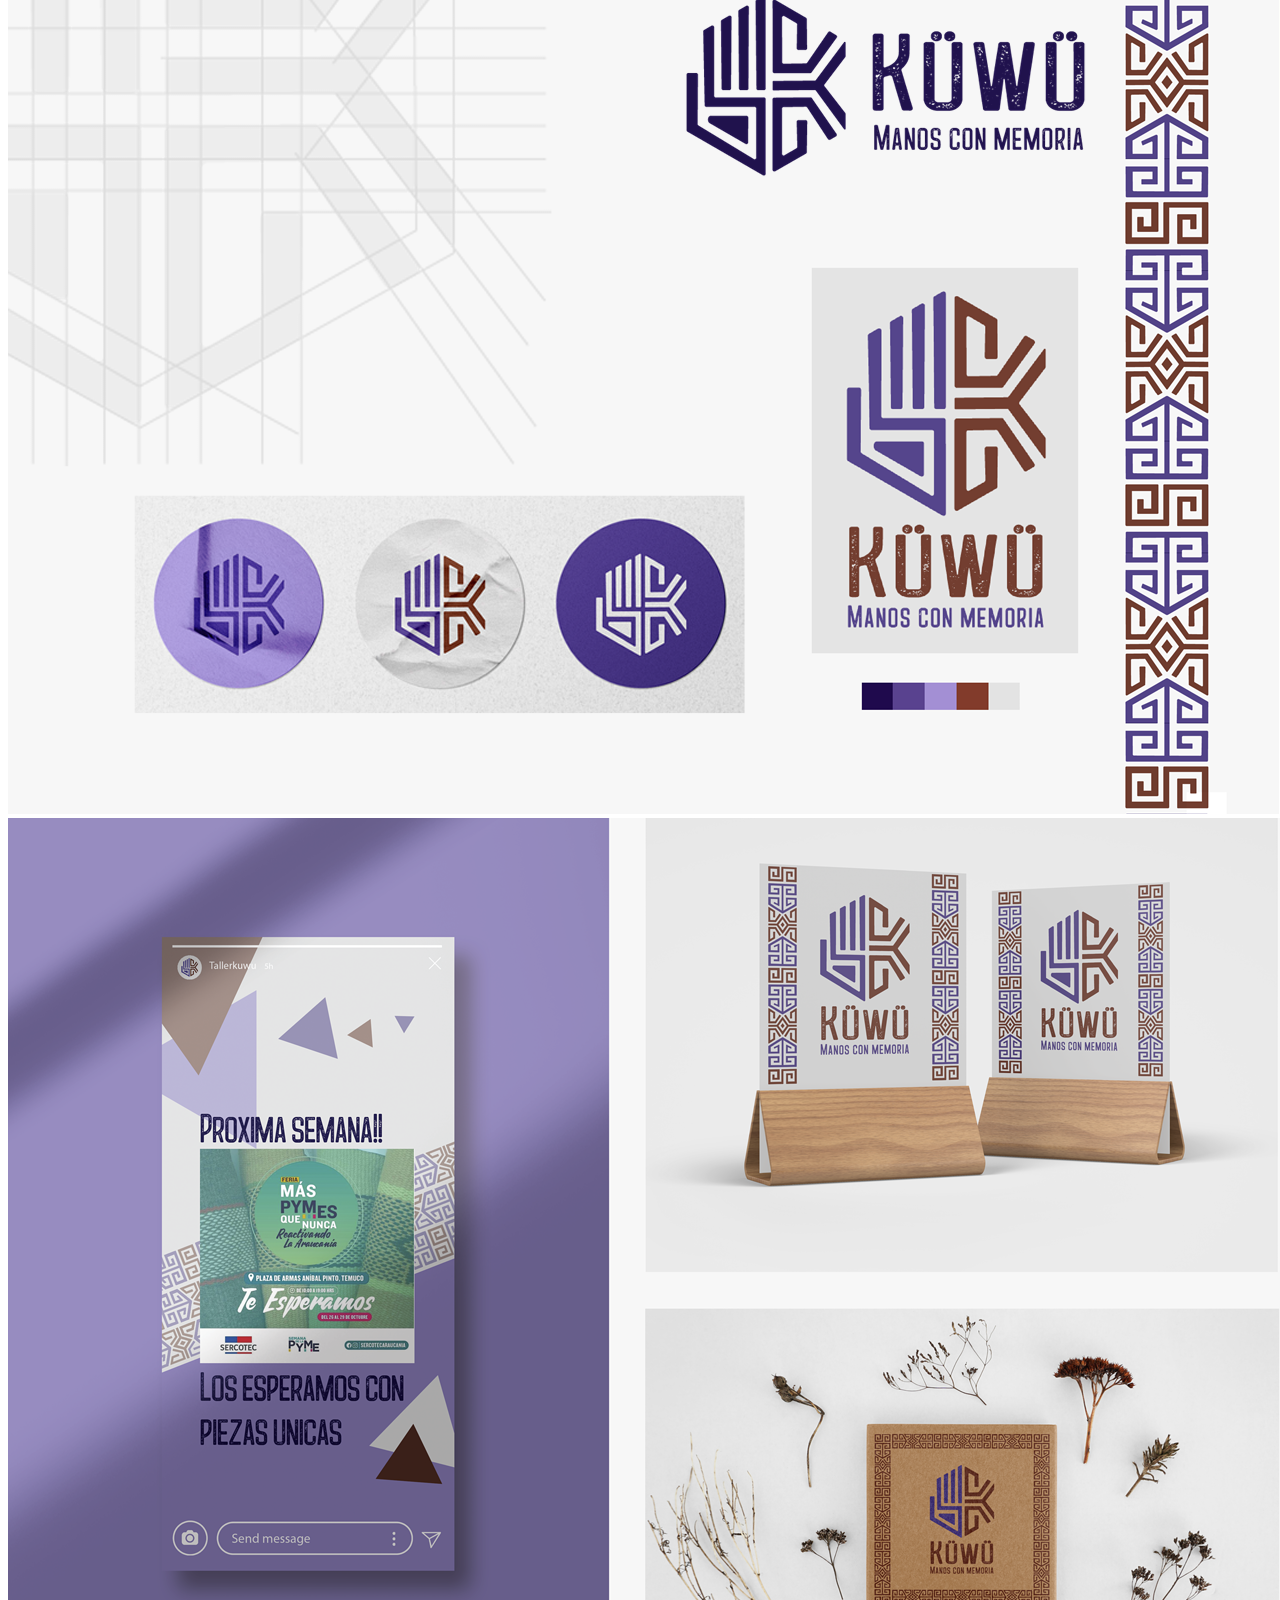
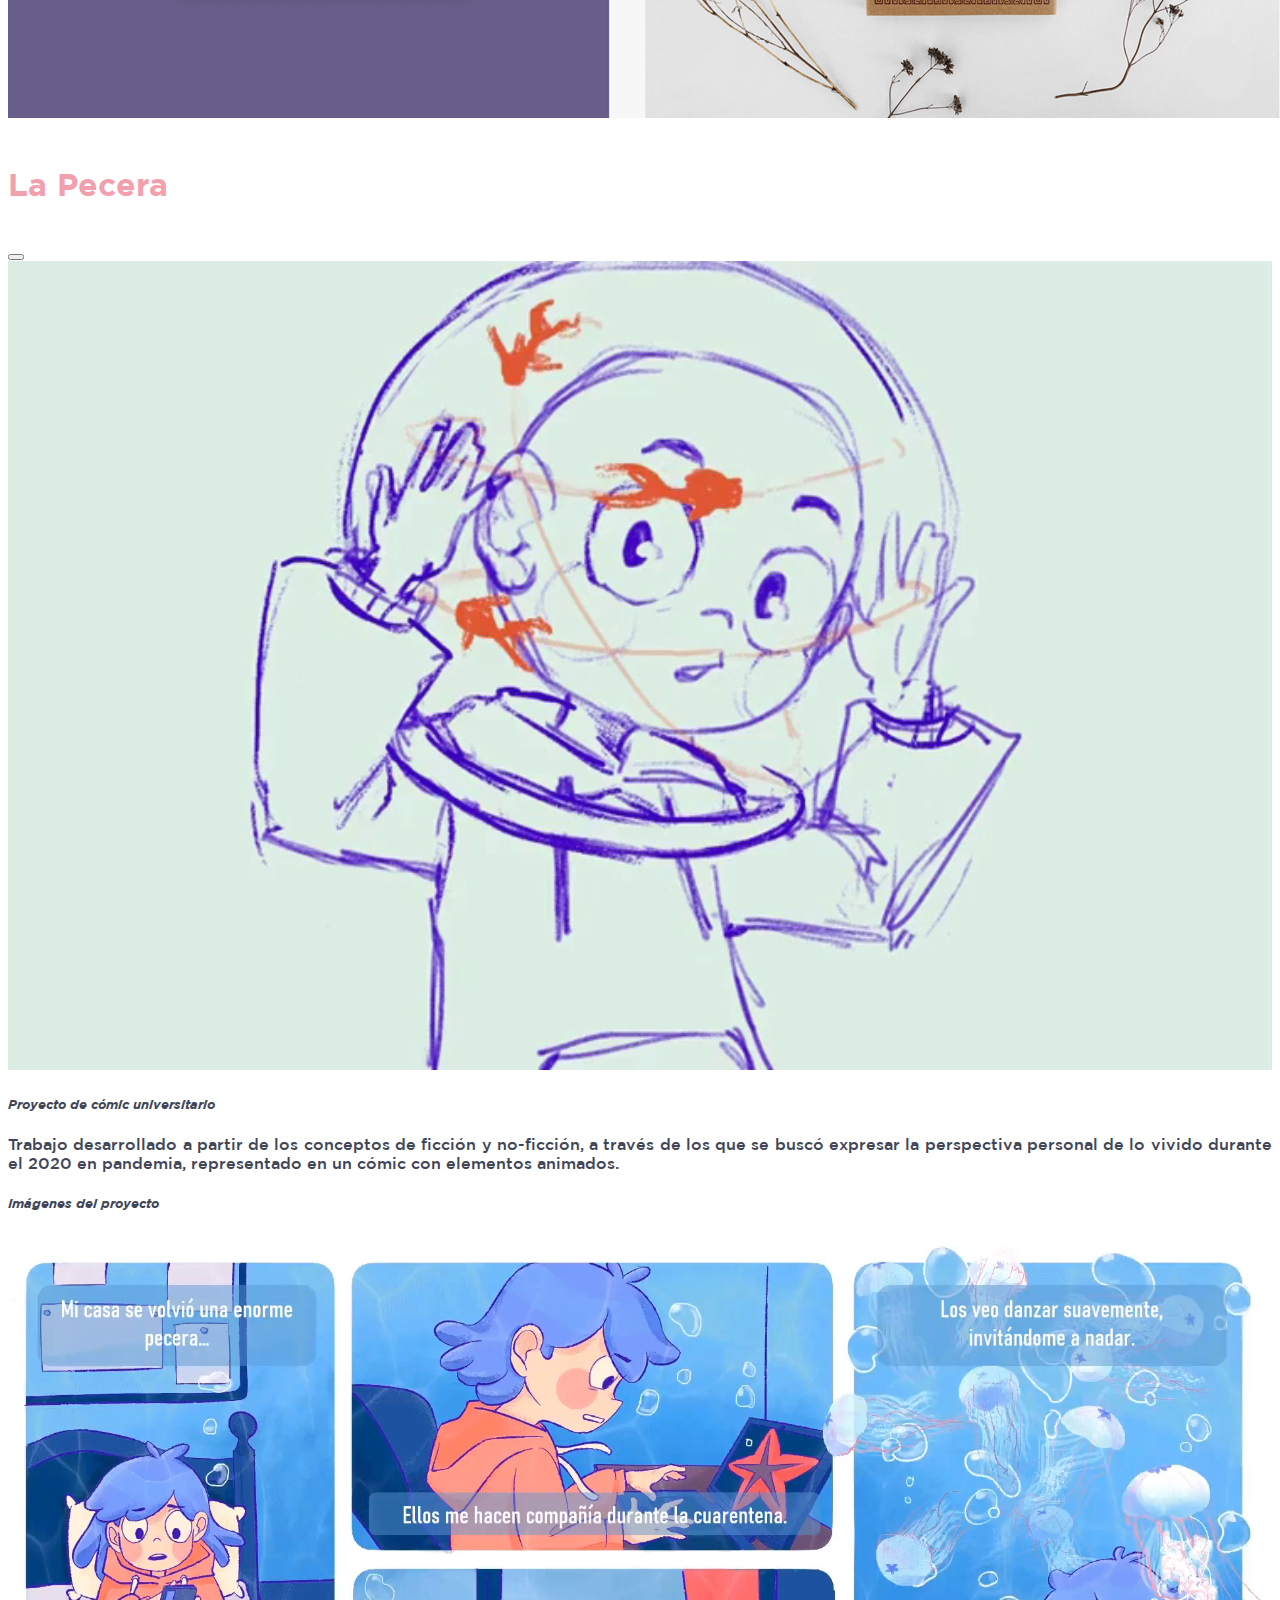
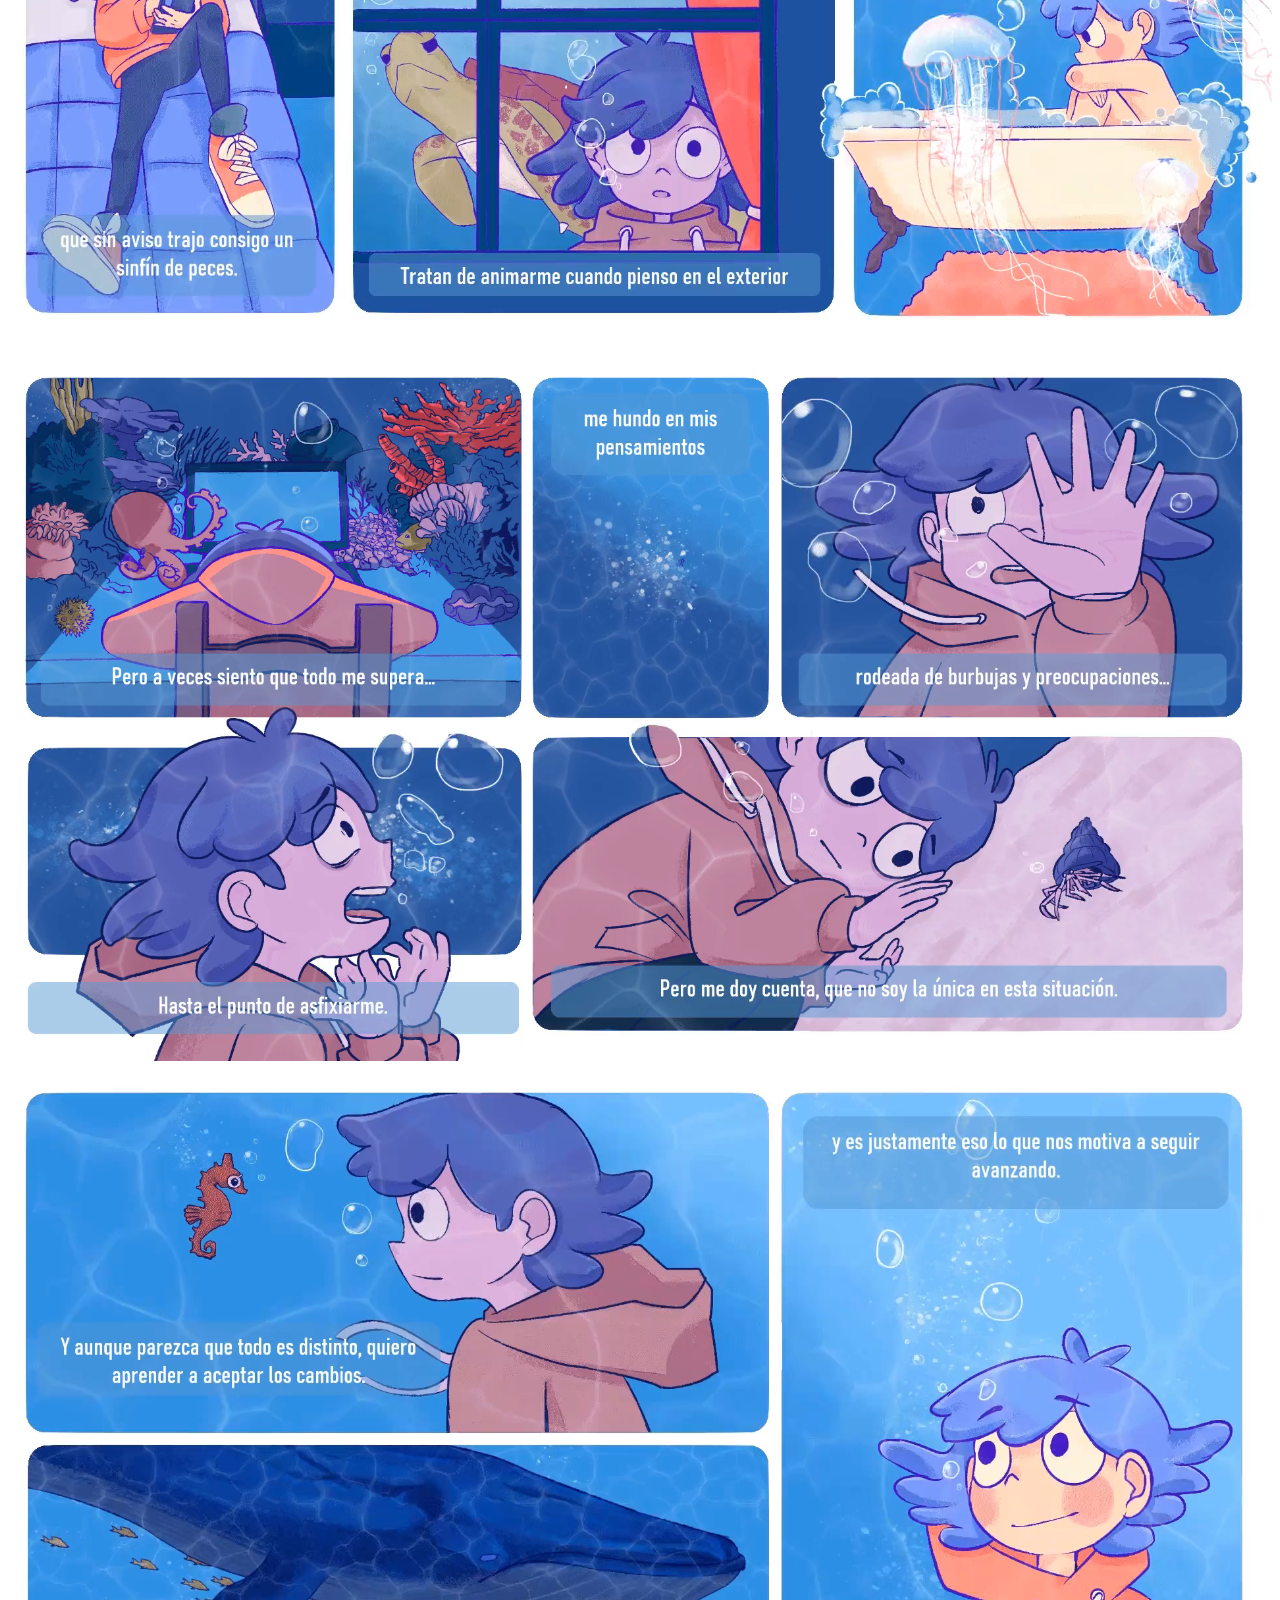
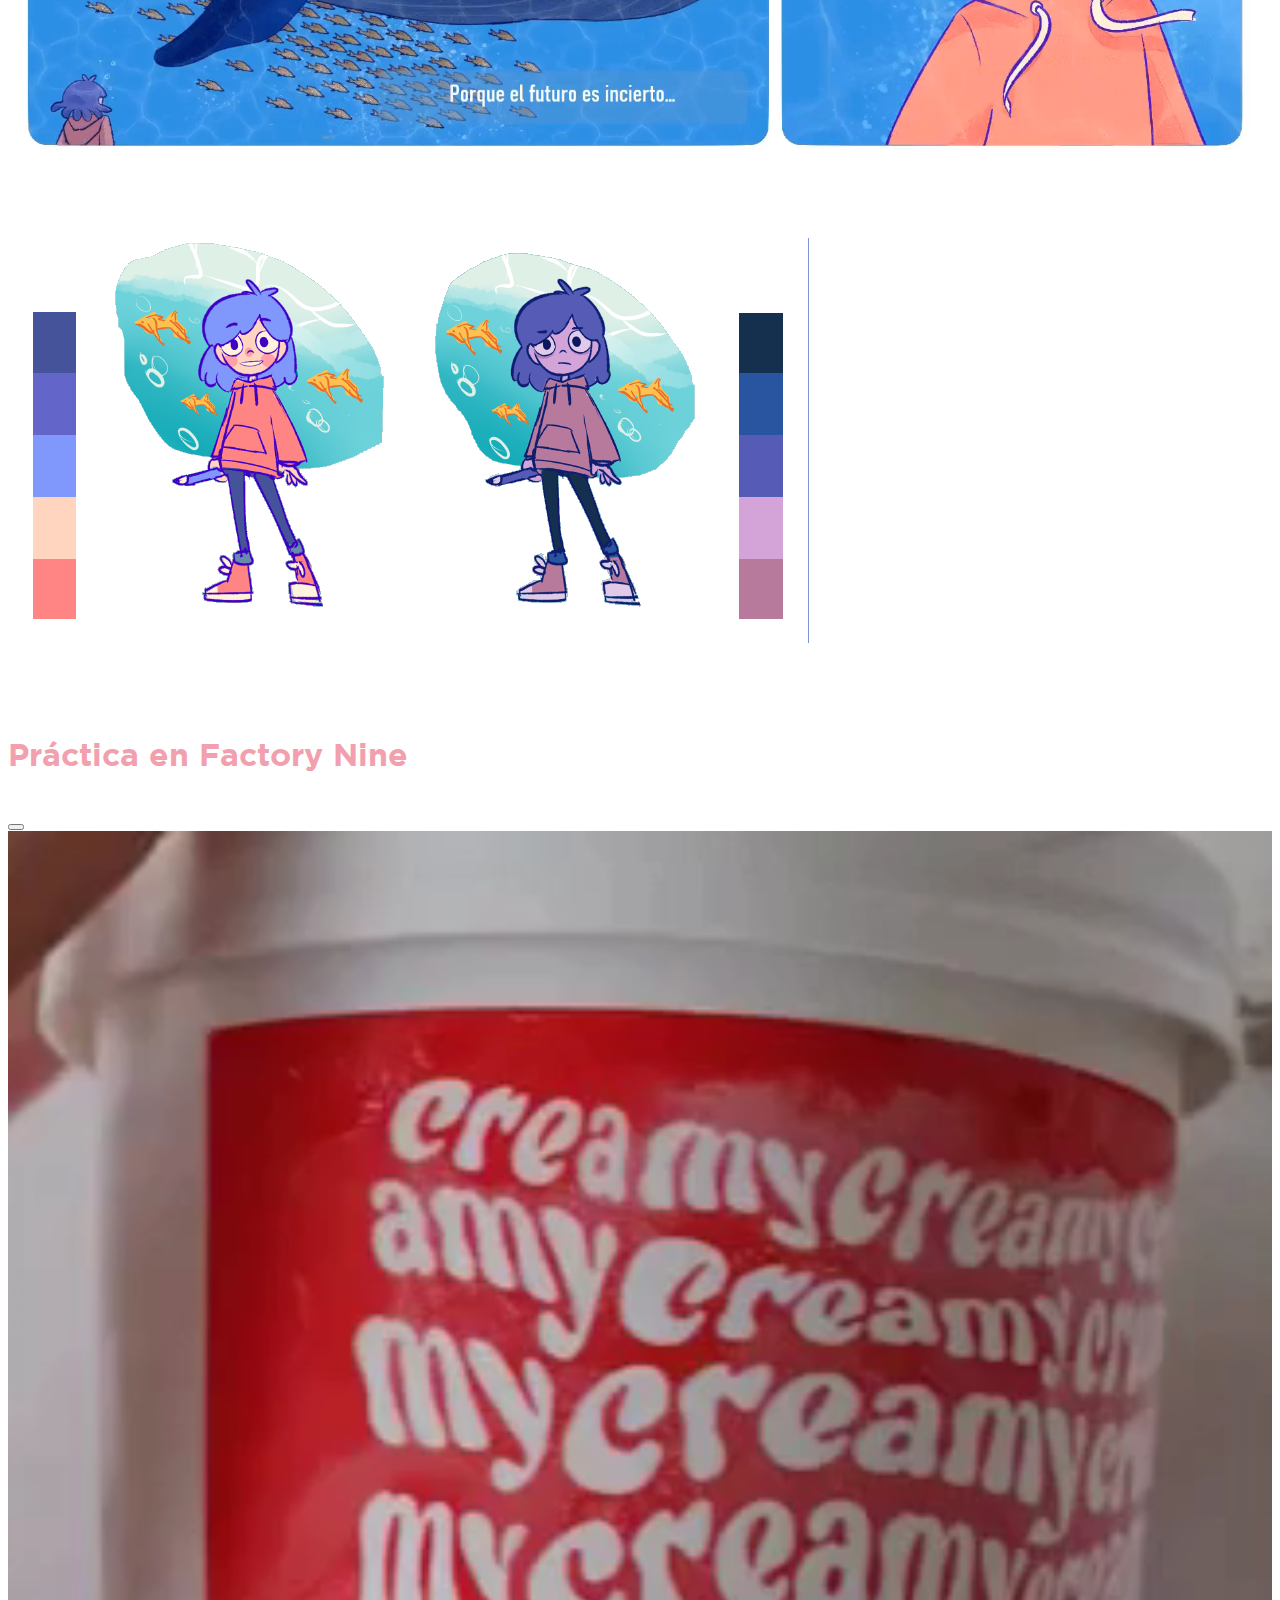
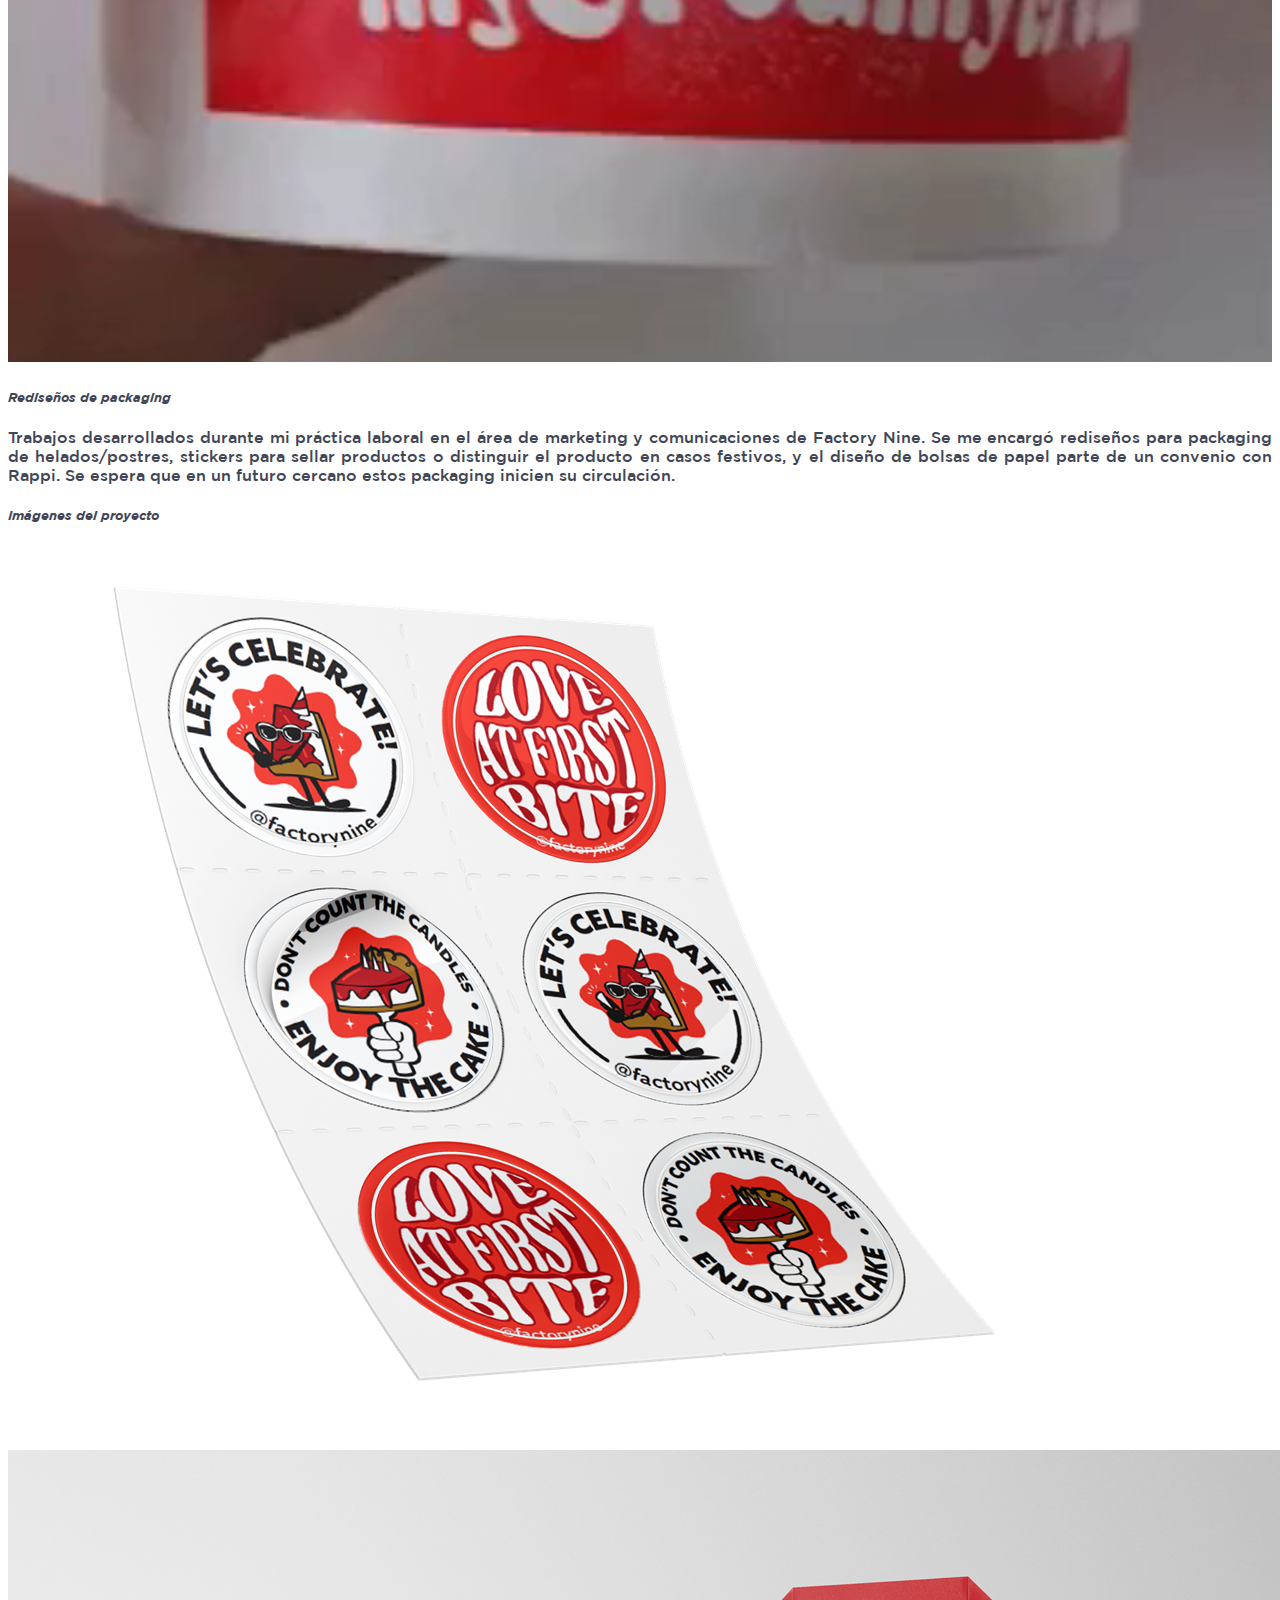
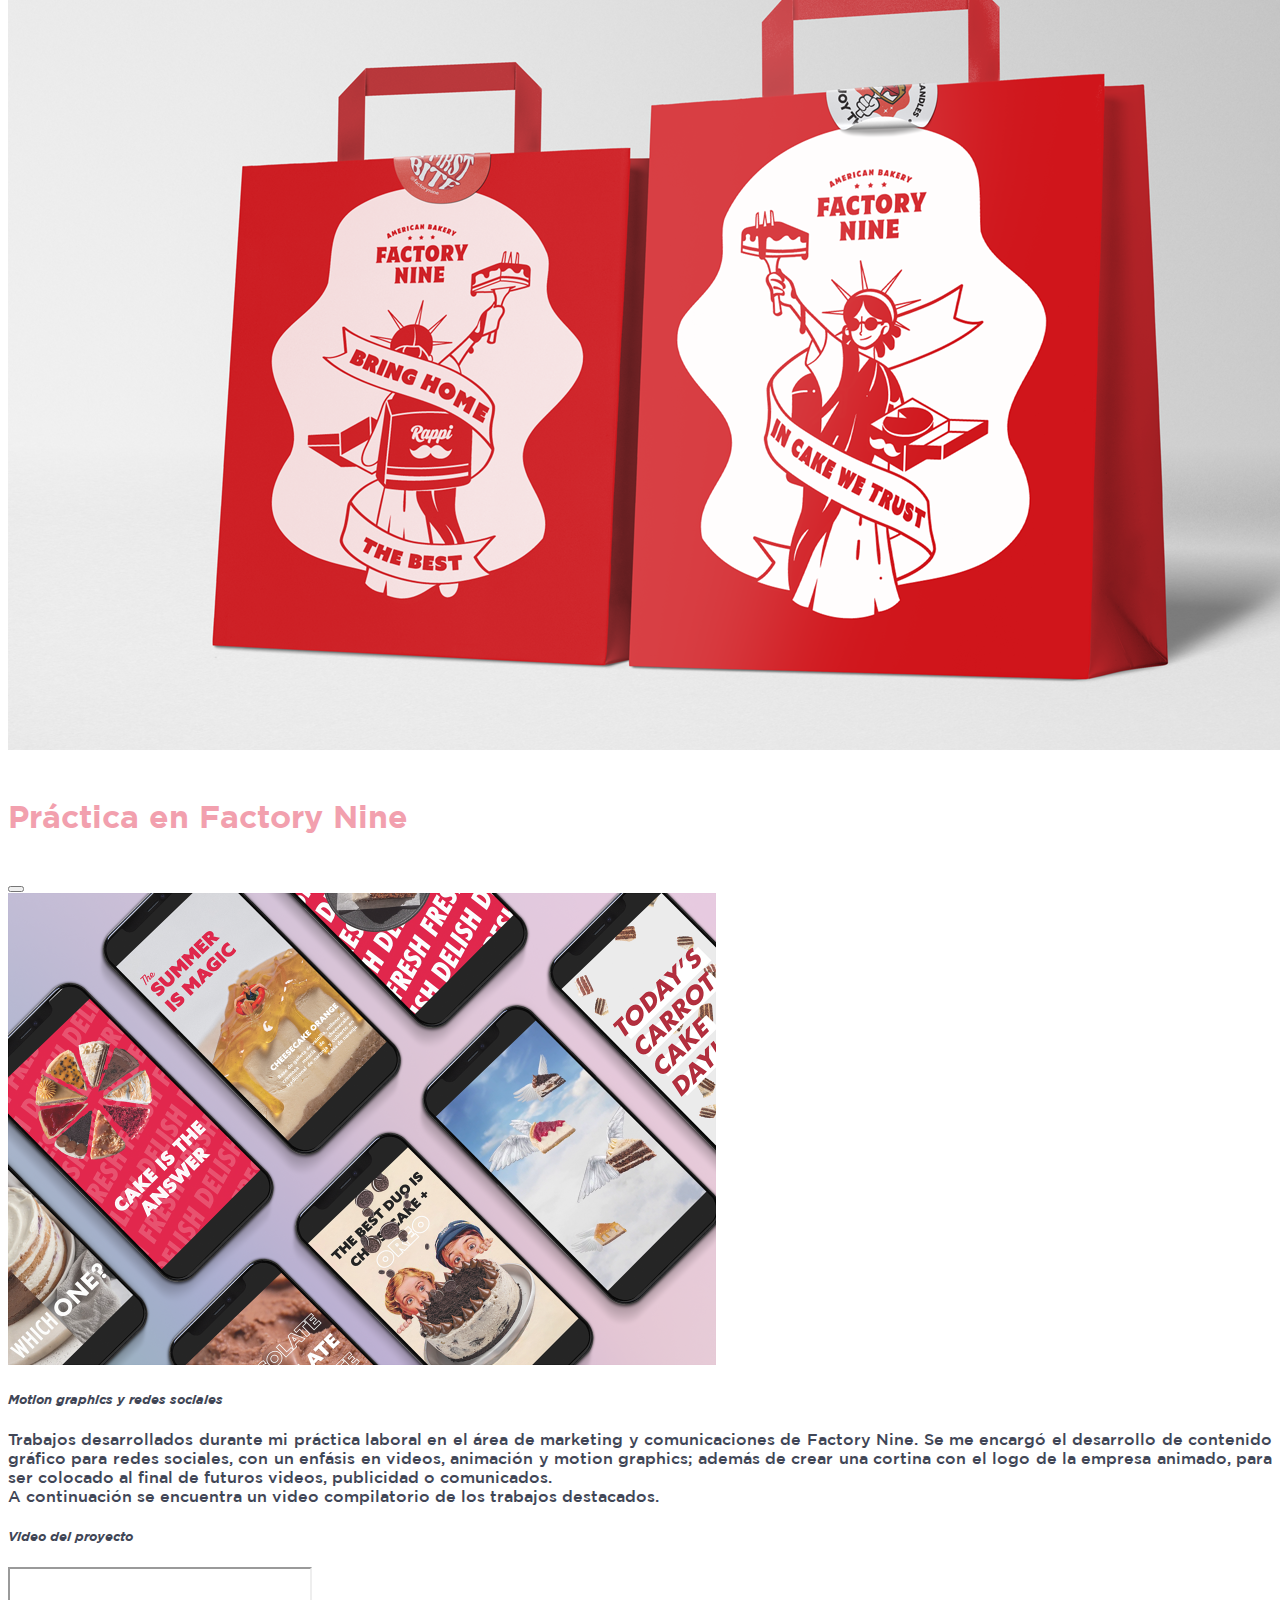
<file: mobile.html>
<!DOCTYPE html>
<html lang="es">
    <head>
        <meta charset="utf-8" />
        <meta name="viewport" content="width=device-width, initial-scale=1" />
        <title>Catalina Rivera | Portafolio</title>
        <link rel="shortcut icon" type="image/x-icon" href="img/faviconb.ico" />
        <link href="https://cdn.jsdelivr.net/npm/bootstrap@5.3.0-alpha3/dist/css/bootstrap.min.css" rel="stylesheet" integrity="sha384-KK94CHFLLe+nY2dmCWGMq91rCGa5gtU4mk92HdvYe+M/SXH301p5ILy+dN9+nJOZ" crossorigin="anonymous" />
        <link href="mobilestyles.css" rel="stylesheet" type="text/css" />
    </head>
    <body class="bg-light">
        <main>
            <!-- Navegador -->
            <nav class="navbar navbar-dark fixed-top">
                <div class="container-fluid">
                    <a class="navbar-brand" href="mobile.html"><img src="img/Logo.svg" alt="Logo" title="Logo" height="60" class="d-block" /></a>
                    <button class="navbar-toggler" type="button" data-bs-toggle="offcanvas" data-bs-target="#offcanvasNavbar" aria-controls="offcanvasNavbar">
                        <span class="navbar-toggler-icon"></span>
                    </button>
                    <div class="offcanvas offcanvas-end" tabindex="-1" id="offcanvasNavbar" aria-labelledby="offcanvasNavbarLabel">
                        <div class="offcanvas-header">
                            <h4 class="offcanvas-title display-3" id="offcanvasNavbarLabel">Menu</h4>
                            <button type="button" class="btn-close" data-bs-dismiss="offcanvas" aria-label="Close"></button>
                        </div>
                        <div class="offcanvas-body text-center">
                            <ul class="navbar-nav mt-5 flex-grow-1">
                                <li class="nav-item">
                                    <a class="nav-link active-custom" href="#">Inicio</a>
                                </li>
                                <li class="nav-item mt-4">
                                    <a class="nav-link" href="#portafolio">Portafolio</a>
                                </li>
                                <li class="nav-item mt-4">
                                    <a class="nav-link" href="#acerca-de-mi">Acerca de mi</a>
                                </li>
                                <li class="nav-item mt-4">
                                    <a class="nav-link" href="#contacto">Contacto</a>
                                </li>
                            </ul>
                        </div>
                    </div>
                </div>
            </nav>
            <!-- Header -->
            <header class="header-container position-relative overflow-hidden">
                <div class="container banner-effect">
                    <img src="img/slide1.png" alt="banner-image" class="p_img" />
                    <h2 class="text-white">
                        Hola!<br />
                        Soy <span class="inline">Catari</span>
                    </h2>
                    <a class="page-scroll btn btn-outline-light btn-lg py-3" href="#portafolio">▼</a>
                </div>
            </header>
            <!-- Portafolio -->
            <div class="container px-5 mb-5">
                <h2 class="bullet-custom"></h2>
                <h2 class="display-4 mt-5 ms-5 ps-2">Portafolio</h2>
                <hr />
                <div id="portafolio" class="row ps-3">
                    <div class="col-lg-4 col-md-12 mb-4 mb-lg-0">
                        <div class="transition mb-4">
                            <div class="btn p-0 position-relative" data-bs-toggle="modal" data-bs-target="#modal-trabajo-1">
                                <img src="img/cover1.png" class="w-100 shadow-1-strong rounded" />
                                <div class="overlay-transition">
                                    <div class="overlay-inner-transition">
                                        <h5 class="mb-0 text-white">Küwü</h5>
                                        <p>Branding/Diseño de marca</p>
                                    </div>
                                </div>
                            </div>
                        </div>

                        <div class="transition mb-4">
                            <div class="btn p-0 position-relative" data-bs-toggle="modal" data-bs-target="#modal-trabajo-2">
                                <img src="img/cover2.png" class="w-100 shadow-1-strong rounded" />
                                <div class="overlay-transition">
                                    <div class="overlay-inner-transition">
                                        <h5 class="mb-0 text-white">La Pecera</h5>
                                        <p>Cómic animado</p>
                                    </div>
                                </div>
                            </div>
                        </div>
                    </div>

                    <div class="col-lg-4 mb-4 mb-lg-0">
                        <div class="transition mb-4">
                            <div class="btn p-0 position-relative" data-bs-toggle="modal" data-bs-target="#modal-trabajo-3">
                                <img src="img/cover3.png" class="w-100 shadow-1-strong rounded" />
                                <div class="overlay-transition">
                                    <div class="overlay-inner-transition">
                                        <h5 class="mb-0 text-white">Factory Nine</h5>
                                        <p>Diseño de packaging</p>
                                    </div>
                                </div>
                            </div>
                        </div>

                        <div class="transition mb-4">
                            <div class="btn p-0 position-relative" data-bs-toggle="modal" data-bs-target="#modal-trabajo-4">
                                <img src="img/cover4.png" class="w-100 shadow-1-strong rounded" />
                                <div class="overlay-transition">
                                    <div class="overlay-inner-transition">
                                        <h5 class="mb-0 text-white">Factory Nine</h5>
                                        <p>Motion graphics y redes sociales</p>
                                    </div>
                                </div>
                            </div>
                        </div>
                    </div>

                    <div class="col-lg-4 mb-4 mb-lg-0">
                        <div class="transition mb-4">
                            <div class="btn p-0 position-relative" data-bs-toggle="modal" data-bs-target="#modal-trabajo-5">
                                <img src="img/cover5.jpg" class="w-100 shadow-1-strong rounded" />
                                <div class="overlay-transition">
                                    <div class="overlay-inner-transition">
                                        <h5 class="mb-0 text-white">Proyecto editorial</h5>
                                        <p>e infografías</p>
                                    </div>
                                </div>
                            </div>
                        </div>

                        <div class="transition mb-4">
                            <div class="btn p-0 position-relative" data-bs-toggle="modal" data-bs-target="#modal-trabajo-6">
                                <img src="img/cover6.png" class="w-100 shadow-1-strong rounded" />
                                <div class="overlay-transition">
                                    <div class="overlay-inner-transition">
                                        <h5 class="mb-0 text-white">Ilustraciones</h5>
                                        <p>y proyectos personales</p>
                                    </div>
                                </div>
                            </div>
                        </div>
                    </div>
                </div>
            </div>
            <!-- Modal para los trabajos -->
            <div class="modal fade" id="modal-trabajo-1" tabindex="-1" aria-labelledby="modal-trabajo-1-label" aria-hidden="true">
                <div class="modal-dialog modal-lg">
                    <div class="modal-content">
                        <div class="modal-header">
                            <h4 class="modal-title display-6" id="modal-trabajo-1-label">Küwü - Manos con memoria</h4>
                            <button type="button" class="btn-close" data-bs-dismiss="modal" aria-label="Close"></button>
                        </div>
                        <div class="container modal-body p-5">
                            <div class="row">
                                <div class="col-md-6">
                                    <img src="img/cover1.png" class="img-fluid" alt="Trabajo 1" />
                                </div>
                                <div class="col-md-6">
                                    <h5 class="my-1 text-muted">Proyecto editorial universitario</h5>

                                    <p class="text">
                                        Trabajo desarrollado a partir de la marca de alfarería nativa mapuche Küwü (ex Antü). A partir de los requerimientos expuestos por la emprendedora, se desarrolla una propuesta de identidad de marca. A
                                        continuación se muestran las piezas del proyecto en las que se tuvo mayor incidencia.
                                    </p>
                                </div>
                            </div>
                            <h5 class="my-4 text-muted">Imágenes del proyecto</h5>

                            <div class="mb-3">
                                <img src="img/001.png" class="img-fluid" alt="Trabajo 1 Imagen 1" />
                            </div>
                            <div class="mb-3">
                                <img src="img/002.png" class="img-fluid" alt="Trabajo 1 Imagen 2" />
                            </div>
                        </div>
                    </div>
                </div>
            </div>

            <div class="modal fade" id="modal-trabajo-2" tabindex="-1" aria-labelledby="modal-trabajo-2-label" aria-hidden="true">
                <div class="modal-dialog modal-lg">
                    <div class="modal-content">
                        <div class="modal-header">
                            <h4 class="modal-title display-6" id="modal-trabajo-2-label">La Pecera</h4>
                            <button type="button" class="btn-close" data-bs-dismiss="modal" aria-label="Close"></button>
                        </div>
                        <div class="container modal-body p-5">
                            <div class="row">
                                <div class="col-md-6">
                                    <video width="100%" autoplay muted loop>
                                        <source src="img/003.mp4" type="video/mp4" />
                                        Your browser does not support the video tag.
                                    </video>
                                </div>
                                <div class="col-md-6">
                                    <h5 class="my-1 text-muted">Proyecto de cómic universitario</h5>

                                    <p class="text">
                                        Trabajo desarrollado a partir de los conceptos de ficción y no-ficción, a través de los que se buscó expresar la perspectiva personal de lo vivido durante el 2020 en pandemia, representado en un cómic
                                        con elementos animados.
                                    </p>
                                </div>
                            </div>
                            <h5 class="my-4 text-muted">Imágenes del proyecto</h5>

                            <div class="mb-3">
                                <video width="100%" autoplay muted loop>
                                    <source src="img/004.mp4" type="video/mp4" />
                                    Your browser does not support the video tag.
                                </video>
                            </div>
                            <div class="mb-3">
                                <video width="100%" autoplay muted loop>
                                    <source src="img/005.mp4" type="video/mp4" />
                                    Your browser does not support the video tag.
                                </video>
                            </div>
                            <div class="mb-3">
                                <video width="100%" autoplay muted loop>
                                    <source src="img/006.mp4" type="video/mp4" />
                                    Your browser does not support the video tag.
                                </video>
                            </div>
                            <div class="mb-3">
                                <img src="img/007.png" class="img-fluid" alt="Trabajo 1 Imagen 2" />
                            </div>
                        </div>
                    </div>
                </div>
            </div>

            <div class="modal fade" id="modal-trabajo-3" tabindex="-1" aria-labelledby="modal-trabajo-3-label" aria-hidden="true">
                <div class="modal-dialog modal-lg">
                    <div class="modal-content">
                        <div class="modal-header">
                            <h4 class="modal-title display-6" id="modal-trabajo-3-label">Práctica en Factory Nine</h4>
                            <button type="button" class="btn-close" data-bs-dismiss="modal" aria-label="Close"></button>
                        </div>
                        <div class="container modal-body p-5">
                            <div class="row">
                                <div class="col-md-6">
                                    <video width="100%" autoplay muted loop>
                                        <source src="img/008.mp4" type="video/mp4" />
                                        Your browser does not support the video tag.
                                    </video>
                                </div>
                                <div class="col-md-6">
                                    <h5 class="my-1 text-muted">Rediseños de packaging</h5>

                                    <p class="text">
                                        Trabajos desarrollados durante mi práctica laboral en el área de marketing y comunicaciones de Factory Nine. Se me encargó rediseños para packaging de helados/postres, stickers para sellar productos o
                                        distinguir el producto en casos festivos, y el diseño de bolsas de papel parte de un convenio con Rappi. Se espera que en un futuro cercano estos packaging inicien su circulación.
                                    </p>
                                </div>
                            </div>
                            <h5 class="my-4 text-muted">Imágenes del proyecto</h5>

                            <div class="mb-3">
                                <img src="img/010.png" class="img-fluid" alt="Trabajo 1 Imagen 1" />
                            </div>
                            <div class="mb-3">
                                <img src="img/009.png" class="img-fluid" alt="Trabajo 1 Imagen 1" />
                            </div>
                        </div>
                    </div>
                </div>
            </div>

            <div class="modal fade" id="modal-trabajo-4" tabindex="-1" aria-labelledby="modal-trabajo-4-label" aria-hidden="true">
                <div class="modal-dialog modal-lg">
                    <div class="modal-content">
                        <div class="modal-header">
                            <h4 class="modal-title display-6" id="modal-trabajo-4-label">Práctica en Factory Nine</h4>
                            <button type="button" class="btn-close" data-bs-dismiss="modal" aria-label="Close"></button>
                        </div>
                        <div class="container modal-body p-5">
                            <div class="row">
                                <div class="col-md-6">
                                    <img src="img/cover4.png" class="img-fluid" alt="Trabajo 1 Imagen 1" />
                                </div>
                                <div class="col-md-6">
                                    <h5 class="my-1 text-muted">Motion graphics y redes sociales</h5>

                                    <p class="text">
                                        Trabajos desarrollados durante mi práctica laboral en el área de marketing y comunicaciones de Factory Nine. Se me encargó el desarrollo de contenido gráfico para redes sociales, con un enfásis en
                                        videos, animación y motion graphics; además de crear una cortina con el logo de la empresa animado, para ser colocado al final de futuros videos, publicidad o comunicados. <br />
                                        A continuación se encuentra un video compilatorio de los trabajos destacados.
                                    </p>
                                </div>
                            </div>
                            <h5 class="my-4 text-muted">Video del proyecto</h5>

                            <div class="mb-3">
                                <div class="container col-12 ratio ratio-16x9">
                                    <iframe src="https://drive.google.com/file/d/1t39yCwUgyTmv0RSAk0nbfWg_qdiB8z0e/preview" allow="autoplay" allowfullscreen></iframe>
                                </div>
                            </div>
                        </div>
                    </div>
                </div>
            </div>

            <div class="modal fade" id="modal-trabajo-5" tabindex="-1" aria-labelledby="modal-trabajo-5-label" aria-hidden="true">
                <div class="modal-dialog modal-lg">
                    <div class="modal-content">
                        <div class="modal-header">
                            <h4 class="modal-title display-6" id="modal-trabajo-5-label">Otros proyectos destacados</h4>
                            <button type="button" class="btn-close" data-bs-dismiss="modal" aria-label="Close"></button>
                        </div>
                        <div class="container modal-body p-5">
                            <div class="row">
                                <div class="col-md-6">
                                    <img src="img/cover5.jpg" class="img-fluid" alt="Trabajo 1" />
                                </div>
                                <div class="col-md-6">
                                    <h5 class="my-1 text-muted">Proyecto editorial universitario</h5>

                                    <p class="text">
                                        Trabajo desarrollado a partir del concepto de “proyección”. Se ideó una trama/concepto de ciencia ficción, imaginando un futuro lejano pero no imposible, en que la humanidad se ve obligada a abandonar
                                        su hogar, ahora inhabitable, para adentrarse en lo desconocido. A partir de esto se desarrolló un esbozo del diseño editorial e ilustraciones que tendría este hipotético libro.
                                    </p>
                                </div>
                            </div>
                            <h5 class="my-4 text-muted">Imágenes del proyecto</h5>
                            <div class="mb-3">
                                <img src="img/012.png" class="img-fluid" alt="Trabajo 1 Imagen 1" />
                            </div>
                            <div class="mb-3">
                                <img src="img/013.png" class="img-fluid" alt="Trabajo 1 Imagen 1" />
                            </div>
                            <h5 class="my-4 text-muted">infografías</h5>
                            <div class="mb-3">
                                <img src="img/015.jpg" class="img-fluid" alt="Trabajo 1 Imagen 2" />
                            </div>
                            <div class="mb-3">
                                <img src="img/016.png" class="img-fluid" alt="Trabajo 1 Imagen 2" />
                            </div>
                        </div>
                    </div>
                </div>
            </div>

            <div class="modal fade" id="modal-trabajo-6" tabindex="-1" aria-labelledby="modal-trabajo-6-label" aria-hidden="true">
                <div class="modal-dialog modal-lg">
                    <div class="modal-content">
                        <div class="modal-header">
                            <h4 class="modal-title display-6" id="modal-trabajo-6-label">Ilustraciones y más</h4>
                            <button type="button" class="btn-close" data-bs-dismiss="modal" aria-label="Close"></button>
                        </div>
                        <div class="container modal-body p-5">
                            <div class="row">
                                <div class="col-md-6">
                                    <video width="100%" autoplay muted loop>
                                        <source src="img/017.mp4" type="video/mp4" />
                                        Your browser does not support the video tag.
                                    </video>
                                </div>
                                <div class="col-md-6">
                                    <p class="text">
                                        Trabajos desarrollados durante mi tiempo libre, con conceptos y personajes propios. Varían desde trabajos universitarios como diseño de personajes, algunas ilustraciones análogas y digitales, y un par
                                        de ejemplos de mis proyectos personales, que consisten principalmente de extractos de videos musicales reimaginados y reanimados con mis personajes.
                                    </p>
                                </div>
                            </div>
                            <h5 class="my-4 text-muted">Imágenes del proyecto</h5>
                            <div class="mb-3">
                                <img src="img/019.png" class="img-fluid" alt="Trabajo 1 Imagen 2" />
                            </div>
                            <div class="mb-3">
                                <img src="img/018.jpg" class="img-fluid" alt="Trabajo 1 Imagen 2" />
                            </div>
                            <div class="mb-3">
                                <img src="img/020.png" class="img-fluid" alt="Trabajo 1 Imagen 2" />
                            </div>
                            <div class="mb-3">
                                <img src="img/022.png" class="img-fluid" alt="Trabajo 1 Imagen 2" />
                            </div>
                            <div class="mb-3">
                                <div class="container col-12 ratio ratio-16x9">
                                    <iframe src="https://drive.google.com/file/d/17O5859XUB6R3ffR7wSGOPlQOO7heVIp6/preview" allow="autoplay" allowfullscreen></iframe>
                                </div>
                            </div>
                            <div class="mb-3">
                                <div class="container col-12 ratio ratio-16x9">
                                    <iframe src="https://drive.google.com/file/d/1EqAM3IgO2qhwOR9n1rZfqKi3NkHud9KW/preview" allow="autoplay" allowfullscreen></iframe>
                                </div>
                            </div>
                        </div>
                    </div>
                </div>
            </div>
            <!-- Acerca de mi -->
            <section id="acerca-de-mi" class="px-5 mb-5 pt-0">
                <div class="container">
                    <div class="row">
                        <div class="col-md-4">
                            <img src="img/foto-perfil.png" alt="Foto de perfil" class="img-fluid rounded" />
                        </div>
                        <div class="container">
                            <h2 class="bullet-custom2"></h2>
                            <h2 class="display-4">Acerca de mi</h2>
                            <hr />
                            <p class="pe-2">
                                Estudiante de Diseño con mención en Visualidad y Medios. Formada en la creación de productos digitales y su implementación física o audiovisual.
                                <br />
                                Tengo un gran interés en el diseño web y la ilustración, siempre estoy dispuesta a aprender nuevas técnicas e incursionar en nuevas áreas de la disciplina.
                            </p>
                            <div class="row">
                                <div class="col-md-5">
                                    <h5>Formación</h5>
                                    <p>
                                        2019 - Actualidad Diseño, mención en Visualidad y Medios. Universidad de Chile
                                    </p>
                                </div>
                                <div class="col-md-7">
                                    <h5>Experiencia</h5>
                                    <p>
                                        Enero - Marzo 2023 Práctica laboral en el área de marketing y comunicaciones de Factory Nine.
                                    </p>
                                </div>
                            </div>
                            <a class="cv-btn btn btn-lg mt-3" href="https://drive.google.com/uc?id=1ZjYG-HE2yk3yguzN9bn10FJ-uehwnJP6&export=download">Descargar cv</a>
                        </div>
                    </div>
                    <h4 class="mt-5">Habilidades</h4>
                    <div class="my-3 px-2" id="skills2">
                        <div class="container my-3">
                            <h5>Ilustración</h5>
                            <div class="progress">
                                <div class="progress-bar" role="progressbar" aria-valuenow="0" aria-valuemin="0" aria-valuemax="100" style="width: 90%;">
                                    <span id="current-progress"></span>
                                </div>
                            </div>
                        </div>
                        <div class="container my-3">
                            <h5>Diseño vectorial</h5>
                            <div class="progress">
                                <div class="progress-bar" role="progressbar" aria-valuenow="0" aria-valuemin="0" aria-valuemax="100" style="width: 75%;">
                                    <span id="current-progress"></span>
                                </div>
                            </div>
                        </div>
                        <div class="container my-3">
                            <h5>Motion graphics y animación</h5>
                            <div class="progress">
                                <div class="progress-bar" role="progressbar" aria-valuenow="0" aria-valuemin="0" aria-valuemax="100" style="width: 50%;">
                                    <span id="current-progress"></span>
                                </div>
                            </div>
                        </div>
                        <div class="container my-3">
                            <h5>Edición de videos</h5>
                            <div class="progress">
                                <div class="progress-bar" role="progressbar" aria-valuenow="0" aria-valuemin="0" aria-valuemax="100" style="width: 45%;">
                                    <span id="current-progress"></span>
                                </div>
                            </div>
                        </div>
                        <div class="container my-3">
                            <h5>Front-End HTML / CSS</h5>
                            <div class="progress">
                                <div class="progress-bar" role="progressbar" aria-valuenow="0" aria-valuemin="0" aria-valuemax="100" style="width: 40%;">
                                    <span id="current-progress"></span>
                                </div>
                            </div>
                        </div>
                        <div class="container my-3">
                            <h5>Diseño UI / UX</h5>
                            <div class="progress">
                                <div class="progress-bar" role="progressbar" aria-valuenow="0" aria-valuemin="0" aria-valuemax="100" style="width: 65%;">
                                    <span id="current-progress"></span>
                                </div>
                            </div>
                        </div>
                    </div>
                </div>
            </section>
            <!-- Contacto -->
            <section class="text-white" id="contacto">
                <div class="container bg-custom">
                    <div class="my-auto">
                        <h2 class="bullet-custom3"></h2>
                        <h1 class="display-3 pt-3 text-center">Contacto</h1>
                        <hr id="hr2" />
                        <div class="text-center px-3">
                            <p>¿Tienes un proyecto increíble en mente? ¿Quizás una idea que aún no toma forma? Comunícate conmigo y lo resolveremos juntos!</p>
                            <a class="row mt-3" href="https://api.whatsapp.com/send/?phone=%2B56997133514&text=Hola%21%20Vengo%20de%20tu%20portafolio&app_absent=0">
                                <img class="col-3" src="Recursos/icons/whatsapp.svg" height="45px" width="50px" />
                                <h6 class="col-9 pt-3">+569 97133514</h6>
                            </a>
                            <a class="row" href="mailto:catyrivera2000@gmail.com?subject=Acerca%20de%20tu%20portafolio">
                                <img class="col-3" src="Recursos/icons/envelope.svg" height="37px" width="50px" />
                                <h6 class="col-9 pt-2">catari.alcazar@gmail.com</h6>
                            </a>
                        </div>
                    </div>
                    <div class="pb-5 pt-2">
                        <img src="img/foto-footer.gif" class="d-block img-fluid p-1" />
                    </div>
                </div>
            </section>
        </main>
        <script src="https://cdn.jsdelivr.net/npm/@popperjs/core@2.11.7/dist/umd/popper.min.js" integrity="sha384-zYPOMqeu1DAVkHiLqWBUTcbYfZ8osu1Nd6Z89ify25QV9guujx43ITvfi12/QExE" crossorigin="anonymous"></script>
        <script src="https://cdn.jsdelivr.net/npm/bootstrap@5.3.0-alpha3/dist/js/bootstrap.min.js" integrity="sha384-Y4oOpwW3duJdCWv5ly8SCFYWqFDsfob/3GkgExXKV4idmbt98QcxXYs9UoXAB7BZ" crossorigin="anonymous"></script>
    </body>
</html>
</file>
<file: styles.css>
/*--------------------------------------------------------------
# Responsive? Never heard of her
--------------------------------------------------------------*/
.hidepc {
    opacity: 0;
    display: none;
    transition: opacity 2s ease-in;
    height: 100vh;
    justify-content: center;
    align-items: center;
  }
  
main {
    opacity: 0;
    display: none;
    transition: opacity 2s ease-in;
}

/*--------------------------------------------------------------
# General
--------------------------------------------------------------*/
@font-face {
    font-family: "Allenoire";
    src: url("Recursos/fonts/AllenoireFont.otf");
}

@font-face {
    font-family: "Gotham";
    src: url("Recursos/fonts/GothamMedium.ttf");
}

@font-face {
    font-family: "Gothambold";
    src: url("Recursos/fonts/GothamBold.ttf");
}

@font-face {
    font-family: "Gothambolditalic";
    src: url("Recursos/fonts/GothamBoldItalic.ttf");
}

:root {
    --bs-font-sans-serif: "Allenoire" !important;
}

body {
    color: #414656;
}

p {
    font-family: "Gotham";
    text-align: justify;
}

h2 {
    color: #9db6f1;
}

a {
    color: #fff;
    text-decoration: none;
    font: 1.5rem "Gothambold";
}

/*****************************************/
/*         Titles decoration             */
/*****************************************/

.bullet-custom,
.bullet-custom2,
.bullet-custom3 {
    display: list-item;
    list-style-type: "✦";
    width: 10%;
    position: relative;
    top: 9rem;
    left: 3rem;
    z-index: 20;
}

.bullet-custom2 {
    top: 6.5rem;
    left: 2.5rem;
    z-index: 20;
}

.bullet-custom3 {
    top: 7.5rem;
    left: -0.5rem;
    z-index: 20;
    color: #fff;
}

.bullet-custom,
.bullet-custom2,
.bullet-custom3::marker {
    font-size: 3rem;
}

hr {
    border: 2px solid #9db6f1;
    opacity: 1;
    width: 25rem;
    margin: 0;
    margin-bottom: 3rem;
    margin-left: 3rem;
    border-radius: 5px;
}

#hr2 {
    border: 2px solid #fff;
    opacity: 1;
    width: 25rem;
    margin: 0;
    margin-bottom: 2.5rem;
    border-radius: 5px;
}

/*--------------------------------------------------------------
# Navigation
--------------------------------------------------------------*/
.navbar-links {
    display: flex;
    flex-direction: column;
    align-items: center;
}

.navbar {
    height: 100vh;
    background-color: #9db6f1;
}

/*--------------------------------------------------------------
# Header
--------------------------------------------------------------*/
.header-container {
    background-image: url(img/Header-bg.png);
    background-size: cover;
    height: 100vh;
    padding-top: 12vh;
}

.banner-effect h2 {
    position: absolute;
    top: 7rem;
    left: 10vw;
    z-index: 10;
    animation-duration: 1.2s;
    animation-fill-mode: both;
    animation-name: slideInRight;
}

.banner-effect .p_img {
    display: block;
    width: auto;
    height: 46vw;
    position: absolute;
    top: 1.875rem;
    right: 1.25rem;
    z-index: 20;
    animation-duration: 1.2s;
    animation-fill-mode: both;
    animation-name: fadeInLeft;
}

.banner-effect .page-scroll {
    display: block;
    position: absolute;
    font-size: 2rem;
    letter-spacing: 0.313rem;
    top: 22rem;
    left: 12%;
    background-color: #fff;
    color: #9db6f1;
    z-index: 10;
    animation-duration: 1.2s;
    animation-fill-mode: both;
    animation-name: slideInRight;
    transition: 0.5s;
}

.banner-effect .page-scroll:hover {
    top: 22.3rem;
    color: #f2a0ae;
}

/*****************************************/
/*             Animation                 */
/*****************************************/
@-webkit-keyframes fadeInLeft {
    from {
        opacity: 0;
        -webkit-transform: translate3d(-100%, 0, 0);
        transform: translate3d(-100%, 0, 0);
    }

    to {
        opacity: 1;
        -webkit-transform: translate3d(0, 0, 0);
        transform: translate3d(0, 0, 0);
    }
}

@keyframes fadeInLeft {
    from {
        opacity: 0;
        -webkit-transform: translate3d(-100%, 0, 0);
        transform: translate3d(-100%, 0, 0);
    }

    to {
        opacity: 1;
        -webkit-transform: translate3d(0, 0, 0);
        transform: translate3d(0, 0, 0);
    }
}

.fadeInLeft {
    -webkit-animation-name: fadeInLeft;
    animation-name: fadeInLeft;
}

@-webkit-keyframes slideInRight {
    from {
        opacity: 0;
        -webkit-transform: translate3d(100%, 0, 0);
        transform: translate3d(100%, 0, 0);
        visibility: visible;
    }

    to {
        opacity: 1;
        -webkit-transform: translate3d(0, 0, 0);
        transform: translate3d(0, 0, 0);
    }
}

@keyframes slideInRight {
    from {
        opacity: 0;
        -webkit-transform: translate3d(100%, 0, 0);
        transform: translate3d(100%, 0, 0);
        visibility: visible;
    }

    to {
        opacity: 1;
        -webkit-transform: translate3d(0, 0, 0);
        transform: translate3d(0, 0, 0);
    }
}

.slideInRight {
    -webkit-animation-name: slideInRight;
    animation-name: slideInRight;
}

/*****************************************/
/*           Highlight style             */
/*****************************************/

.inline {
    position: relative;
}
.inline:after {
    content: "";
    display: inline-block;
    position: absolute;
    width: calc(100% + 8px);
    height: 100%;
    z-index: -1;
    transform: rotate(-2deg);
    top: 0;
    left: 0;
    background: linear-gradient(to top, #fe9dba 50%, transparent 50%);
    animation: 0.5s highlight 1.8s 1 normal forwards;
    opacity: 0;
}

@keyframes highlight {
    0% {
        width: 0;
    }

    20% {
        width: 0;
    }

    100% {
        width: 100%;
        opacity: 1;
    }
}

/*--------------------------------------------------------------
# Portfolio gallery
--------------------------------------------------------------*/
.overlay-inner-transition p {
    text-align: center;
}

.overlay-transition::before {
    position: absolute;
    content: "";
    height: 100%;
    width: 100%;
    border-radius: 0.313rem;
    background: #9db6f1;
    left: 0;
    top: 0;
    -webkit-transform: scaleX(0);
    transform: scaleX(0);
    -webkit-transform-origin: left;
    transform-origin: left;
    transition: 0.2s ease-in;
}

.overlay-transition::after {
    position: absolute;
    content: "";
    height: 100%;
    width: 100%;
    border-radius: 0.313rem;
    background: #f2a0ae;
    left: 0;
    top: 0;
    -webkit-transform: scaleX(0);
    transform: scaleX(0);
    -webkit-transform-origin: left;
    transform-origin: left;
    transition: 0.2s ease-in;
}

.overlay-transition .overlay-inner-transition {
    position: absolute;
    left: 0;
    right: 0;
    top: 50%;
    -webkit-transform: translateY(-50%);
    transform: translateY(-50%);
    z-index: 1;
}

.overlay-transition .overlay-inner-transition h5 {
    -webkit-transform: translateX(-2.5rem);
    transform: translateX(-2.5rem);
    opacity: 0;
    transition: 0.2s ease;
    transition-delay: 0s;
}

.overlay-transition .overlay-inner-transition p {
    color: #fff;
    -webkit-transform: translateX(-1rem);
    transform: translateX(-1rem);
    opacity: 0;
    transition: 0.2s ease;
    transition-delay: 0s;
}

.transition:hover .overlay-transition::before {
    -webkit-transform: scaleX(1);
    transform: scaleX(1);
}

.transition:hover .overlay-transition::after {
    -webkit-transform: scaleX(1);
    transform: scaleX(1);
    transition-delay: 0.3s;
}

.transition:hover .overlay-inner-transition h5 {
    -webkit-transform: translateX(0);
    transform: translateX(0);
    opacity: 1;
    transition-delay: 0.4s;
}

.transition:hover .overlay-inner-transition p {
    -webkit-transform: translateX(0);
    transform: translateX(0);
    opacity: 1;
    transition-delay: 0.5s;
}

/*--------------------------------------------------------------
# About me
--------------------------------------------------------------*/
.col-md-4 > img {
    width: 90%;
    padding-top: 20%;
}

h4 {
    font: 2rem "Gothambold";
    color: #f2a0ae;
    margin-bottom: 2.5rem;
}

h5 {
    font-family: "Gothambolditalic";
}

.cv-btn {
    background-color: #9db6f1;
    color: #fff;
}

.cv-btn:hover {
    background-color: #f2a0ae;
    color: #fff;
}

#skills2 .progress-bar {
    background-color: #F19DB6;
}

/*--------------------------------------------------------------
# Contact
--------------------------------------------------------------*/

.bg-custom {
    margin: auto;
    background-image: url(img/contact-bg.png);
    background-repeat: no-repeat;
    border-radius: 40px;
}

h6 {
    font-size: 1.4rem;
}
</file>
<file: mobilestyles.css>
/*--------------------------------------------------------------
# General
--------------------------------------------------------------*/
@font-face {
    font-family: "Allenoire";
    src: url("Recursos/fonts/AllenoireFont.otf");
}

@font-face {
    font-family: "Gotham";
    src: url("Recursos/fonts/GothamMedium.ttf");
}

@font-face {
    font-family: "Gothambold";
    src: url("Recursos/fonts/GothamBold.ttf");
}

@font-face {
    font-family: "Gothambolditalic";
    src: url("Recursos/fonts/GothamBoldItalic.ttf");
}

:root {
    --bs-font-sans-serif: "Allenoire" !important;
}

body {
    color: #414656;
}

p {
    font-family: "Gotham";
    text-align: justify;
}

a {
    color: #fff;
    text-decoration: none;
    font: 1.5rem "Gothambold";
}

/*--------------------------------------------------------------
# Navigation
--------------------------------------------------------------*/
.navbar {
    background-color: #9db6f1;
}

.navbar a{
    color: #9db6f1;
    text-decoration: none;
    font-size: 1.5rem;
}

.active-custom{
    color: #9db6f1;
    opacity: .5;
}

/*--------------------------------------------------------------
# Header
--------------------------------------------------------------*/
.header-container {
    background-image: url(img/Header-bg.png);
    background-size: cover;
    background-position: center;
    height: 100vh;
    padding-top: 12vh;
}

.banner-effect h2 {
    font-size: 7vh;
    position: absolute;
    top: 15vh;
    left: 10vw;
    z-index: 1;
    animation-duration: 1.2s;
    animation-fill-mode: both;
    animation-name: slideInRight;
}

.banner-effect .p_img {
    display: block;
    width: auto;
    height: 60vh;
    position: absolute;
    top: 35%;
    left: -10%;
    z-index: 5;
    animation-duration: 1.2s;
    animation-fill-mode: both;
    animation-name: fadeInLeft;
}

.banner-effect .page-scroll {
    display: block;
    position: absolute;
    font-size: 2rem;
    letter-spacing: 0.313rem;
    top: 22rem;
    left: 12%;
    background-color: #fff;
    color: #9db6f1;
    z-index: 10;
    animation-duration: 1.8s;
    animation-fill-mode: both;
    animation-name: slideInRight;
    transition: 0.5s;
    animation-delay: 1s;
}

.banner-effect .page-scroll:hover {
    top: 22.3rem;
    color: #f2a0ae;
}

/*****************************************/
/*         Titles decoration             */
/*****************************************/

h2 {
    color: #9db6f1;
    font-size: 2.5rem !important;
}

.bullet-custom,
.bullet-custom2,
.bullet-custom3 {
    display: list-item;
    list-style-type: "✦";
    width: 10%;
    position: relative;
    top: 8rem;
    left: 2rem;
    z-index: 20;
}

.bullet-custom2 {
    top: 5.5rem;
    z-index: 20;
}

.bullet-custom3 {
    top: 7.5rem;
    left: -0.5rem;
    z-index: 20;
    color: #fff;
}

.bullet-custom,
.bullet-custom2,
.bullet-custom3::marker {
    font-size: 3rem;
}

hr {
    border: 2px solid #9db6f1;
    opacity: 1;
    width: 50vw;
    margin: 0;
    margin-bottom: 3rem;
    margin-left: 3rem;
    border-radius: 5px;
}

#hr2 {
    border: 2px solid #fff;
    opacity: 1;
    width: 50vw;
    margin-left: 25%;
    margin-bottom: 2.5rem;
    border-radius: 5px;
}




/*****************************************/
/*             Animation                 */
/*****************************************/
@-webkit-keyframes fadeInLeft {
    from {
        opacity: 0;
        -webkit-transform: translate3d(-100%, 0, 0);
        transform: translate3d(-100%, 0, 0);
    }

    to {
        opacity: 1;
        -webkit-transform: translate3d(0, 0, 0);
        transform: translate3d(0, 0, 0);
    }
}

@keyframes fadeInLeft {
    from {
        opacity: 0;
        -webkit-transform: translate3d(-100%, 0, 0);
        transform: translate3d(-100%, 0, 0);
    }

    to {
        opacity: 1;
        -webkit-transform: translate3d(0, 0, 0);
        transform: translate3d(0, 0, 0);
    }
}

.fadeInLeft {
    -webkit-animation-name: fadeInLeft;
    animation-name: fadeInLeft;
}

@-webkit-keyframes slideInRight {
    from {
        opacity: 0;
        -webkit-transform: translate3d(100%, 0, 0);
        transform: translate3d(100%, 0, 0);
        visibility: visible;
    }

    to {
        opacity: 1;
        -webkit-transform: translate3d(0, 0, 0);
        transform: translate3d(0, 0, 0);
    }
}

@keyframes slideInRight {
    from {
        opacity: 0;
        -webkit-transform: translate3d(100%, 0, 0);
        transform: translate3d(100%, 0, 0);
        visibility: visible;
    }

    to {
        opacity: 1;
        -webkit-transform: translate3d(0, 0, 0);
        transform: translate3d(0, 0, 0);
    }
}

.slideInRight {
    -webkit-animation-name: slideInRight;
    animation-name: slideInRight;
}

/*****************************************/
/*           Highlight style             */
/*****************************************/

.inline {
    position: relative;
}
.inline:after {
    content: "";
    display: inline-block;
    position: absolute;
    width: calc(100% + 8px);
    height: 100%;
    z-index: -1;
    transform: rotate(-2deg);
    top: 0;
    left: 0;
    background: linear-gradient(to top, #fe9dba 50%, transparent 50%);
    animation: 0.5s highlight 1.8s 1 normal forwards;
    opacity: 0;
}

@keyframes highlight {
    0% {
        width: 0;
    }

    20% {
        width: 0;
    }

    100% {
        width: 100%;
        opacity: 1;
    }
}

/*--------------------------------------------------------------
# Portfolio gallery
--------------------------------------------------------------*/
.overlay-inner-transition p {
    text-align: center;
}

.overlay-transition::before {
    position: absolute;
    content: "";
    height: 100%;
    width: 100%;
    border-radius: 0.313rem;
    background: #9db6f1;
    left: 0;
    top: 0;
    -webkit-transform: scaleX(0);
    transform: scaleX(0);
    -webkit-transform-origin: left;
    transform-origin: left;
    transition: 0.2s ease-in;
}

.overlay-transition::after {
    position: absolute;
    content: "";
    height: 100%;
    width: 100%;
    border-radius: 0.313rem;
    background: #f2a0ae;
    left: 0;
    top: 0;
    -webkit-transform: scaleX(0);
    transform: scaleX(0);
    -webkit-transform-origin: left;
    transform-origin: left;
    transition: 0.2s ease-in;
}

.overlay-transition .overlay-inner-transition {
    position: absolute;
    left: 0;
    right: 0;
    top: 50%;
    -webkit-transform: translateY(-50%);
    transform: translateY(-50%);
    z-index: 1;
}

.overlay-transition .overlay-inner-transition h5 {
    -webkit-transform: translateX(-2.5rem);
    transform: translateX(-2.5rem);
    opacity: 0;
    transition: 0.2s ease;
    transition-delay: 0s;
}

.overlay-transition .overlay-inner-transition p {
    color: #fff;
    -webkit-transform: translateX(-1rem);
    transform: translateX(-1rem);
    opacity: 0;
    transition: 0.2s ease;
    transition-delay: 0s;
}

.transition:hover .overlay-transition::before {
    -webkit-transform: scaleX(1);
    transform: scaleX(1);
}

.transition:hover .overlay-transition::after {
    -webkit-transform: scaleX(1);
    transform: scaleX(1);
    transition-delay: 0.3s;
}

.transition:hover .overlay-inner-transition h5 {
    -webkit-transform: translateX(0);
    transform: translateX(0);
    opacity: 1;
    transition-delay: 0.4s;
}

.transition:hover .overlay-inner-transition p {
    -webkit-transform: translateX(0);
    transform: translateX(0);
    opacity: 1;
    transition-delay: 0.5s;
}

/*--------------------------------------------------------------
# About me
--------------------------------------------------------------*/
.col-md-4 > img {
    width: 90%;
    padding-top: 20%;
}

h4 {
    font: 2rem "Gothambold";
    color: #f2a0ae;
    margin-bottom: 2.5rem;
}

h5 {
    font-family: "Gothambolditalic";
}

.cv-btn {
    background-color: #9db6f1;
    color: #fff;
}

#skills2 .progress-bar {
    background-color: #F19DB6;
}
/*--------------------------------------------------------------
# Contact
--------------------------------------------------------------*/

.bg-custom {
    background-image: url(img/contact-bg.png);
    background-repeat: no-repeat;
}

h6 {
    font-size: 1.3rem;
}
</file>
